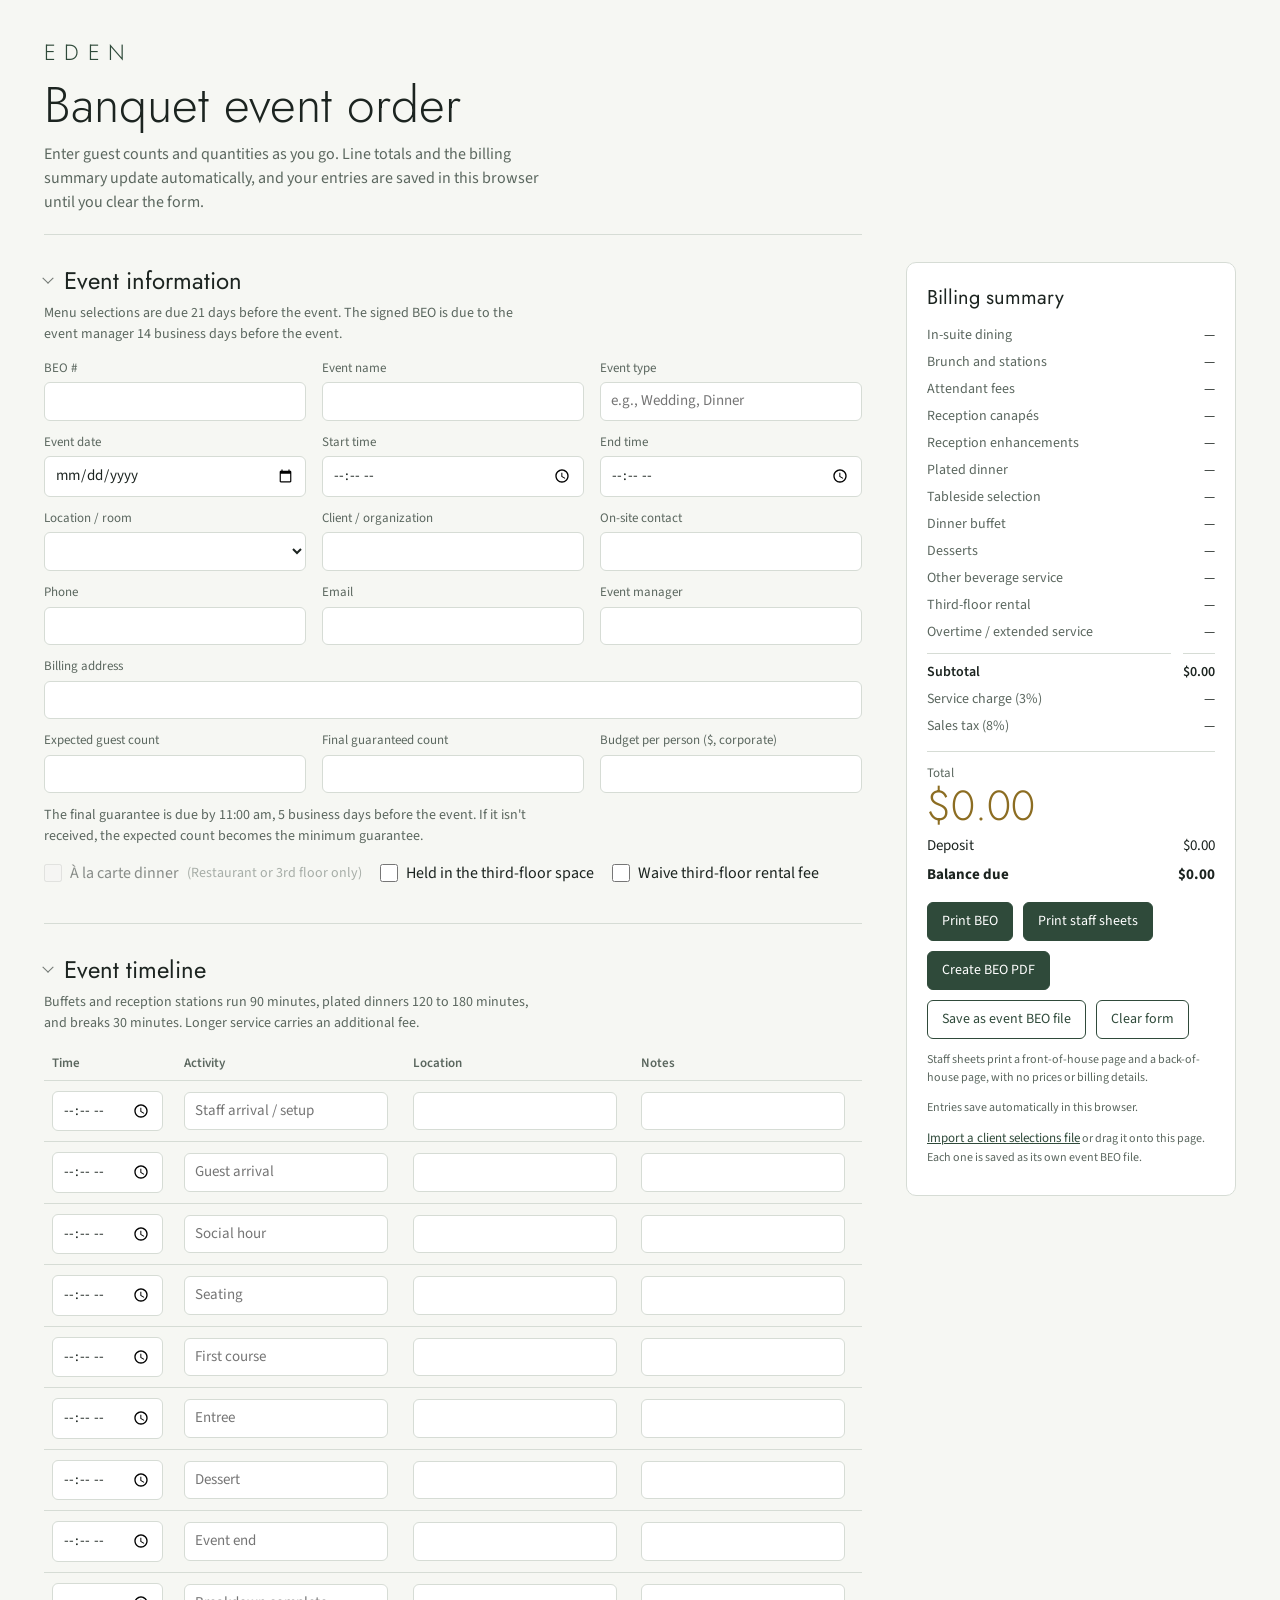
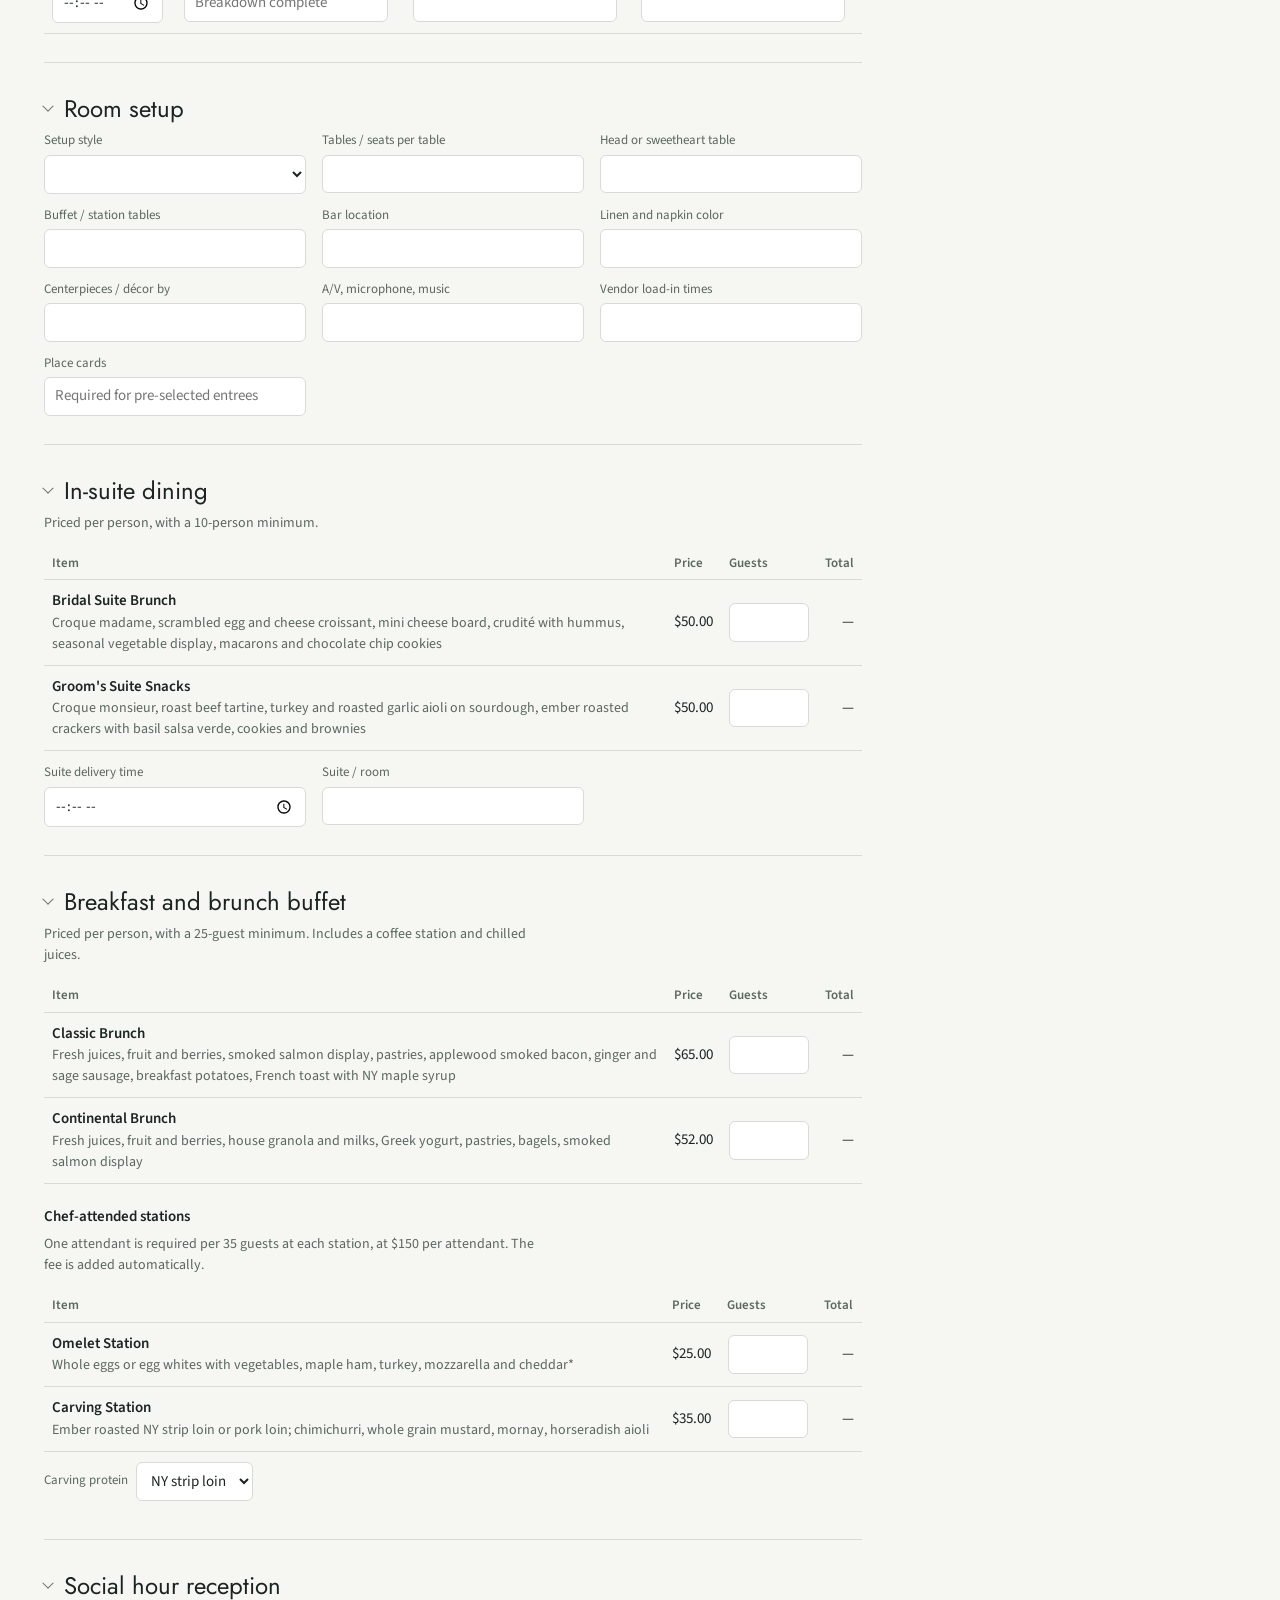
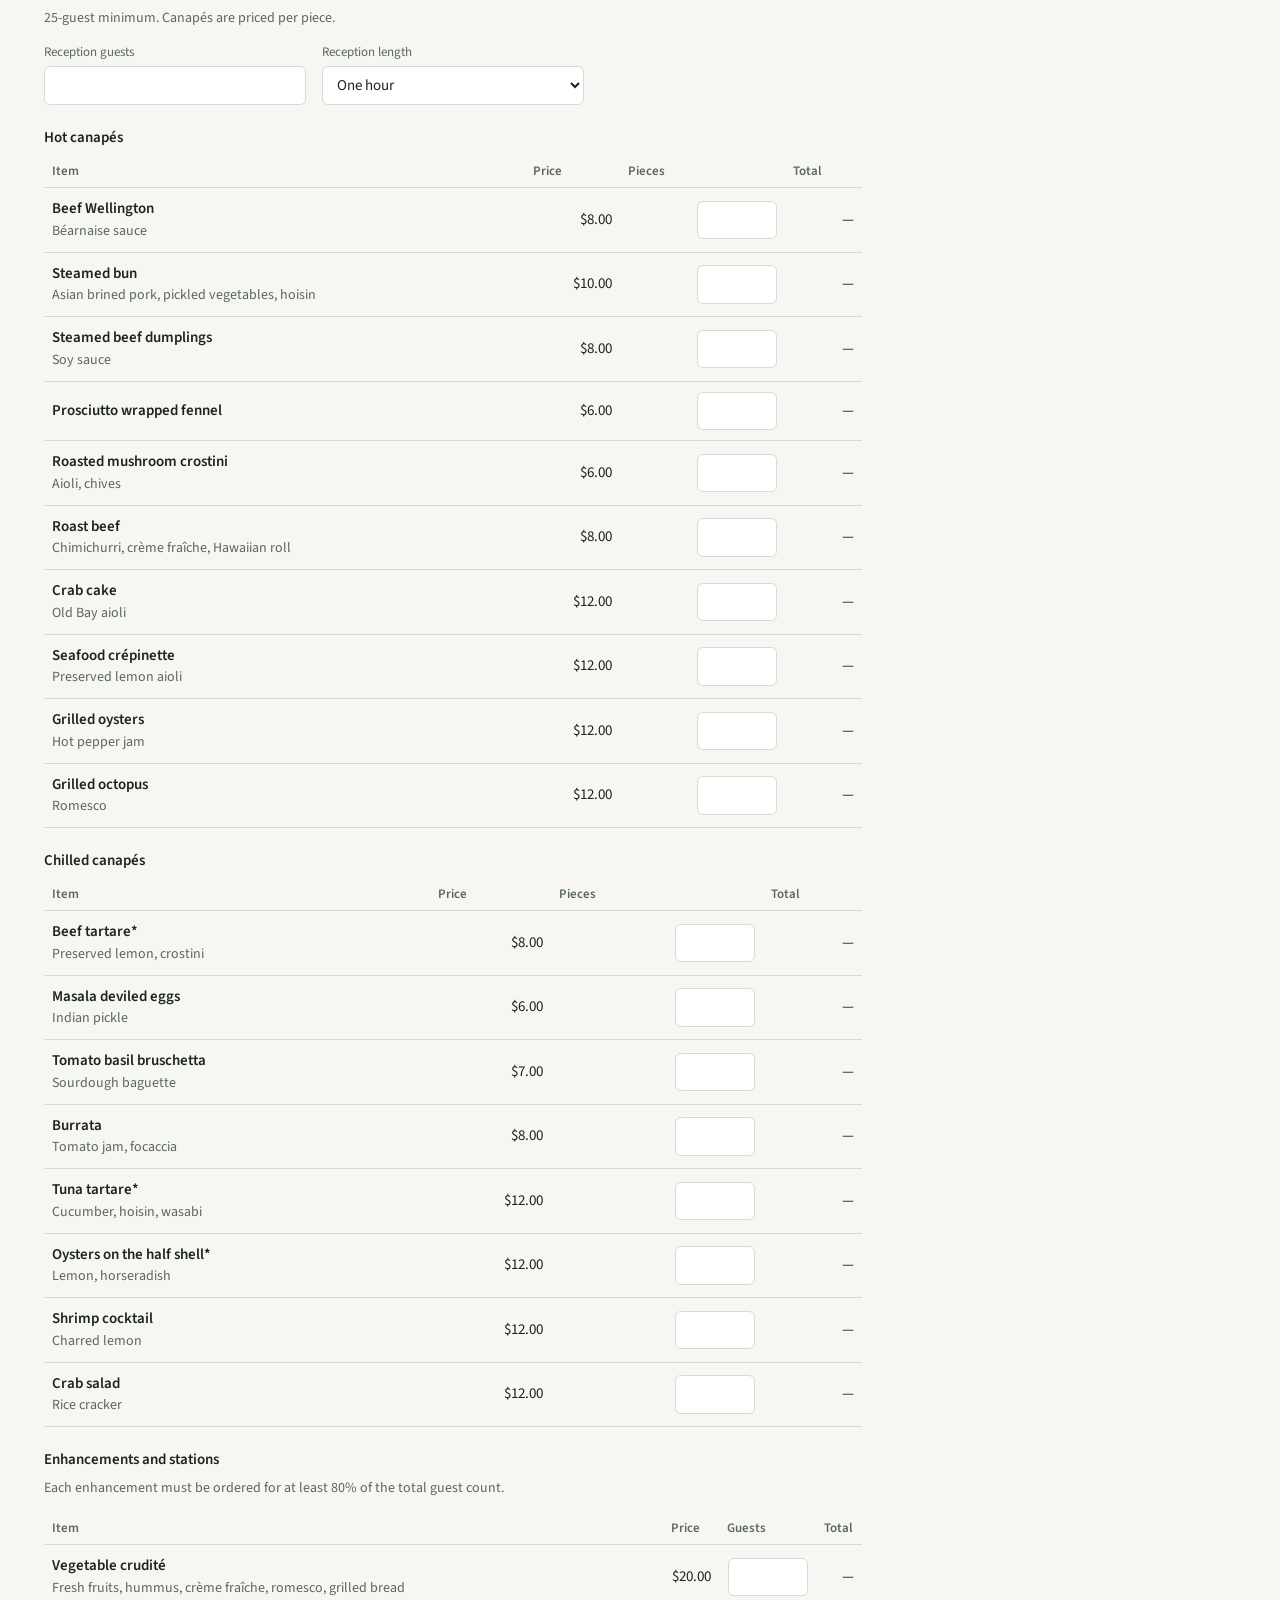
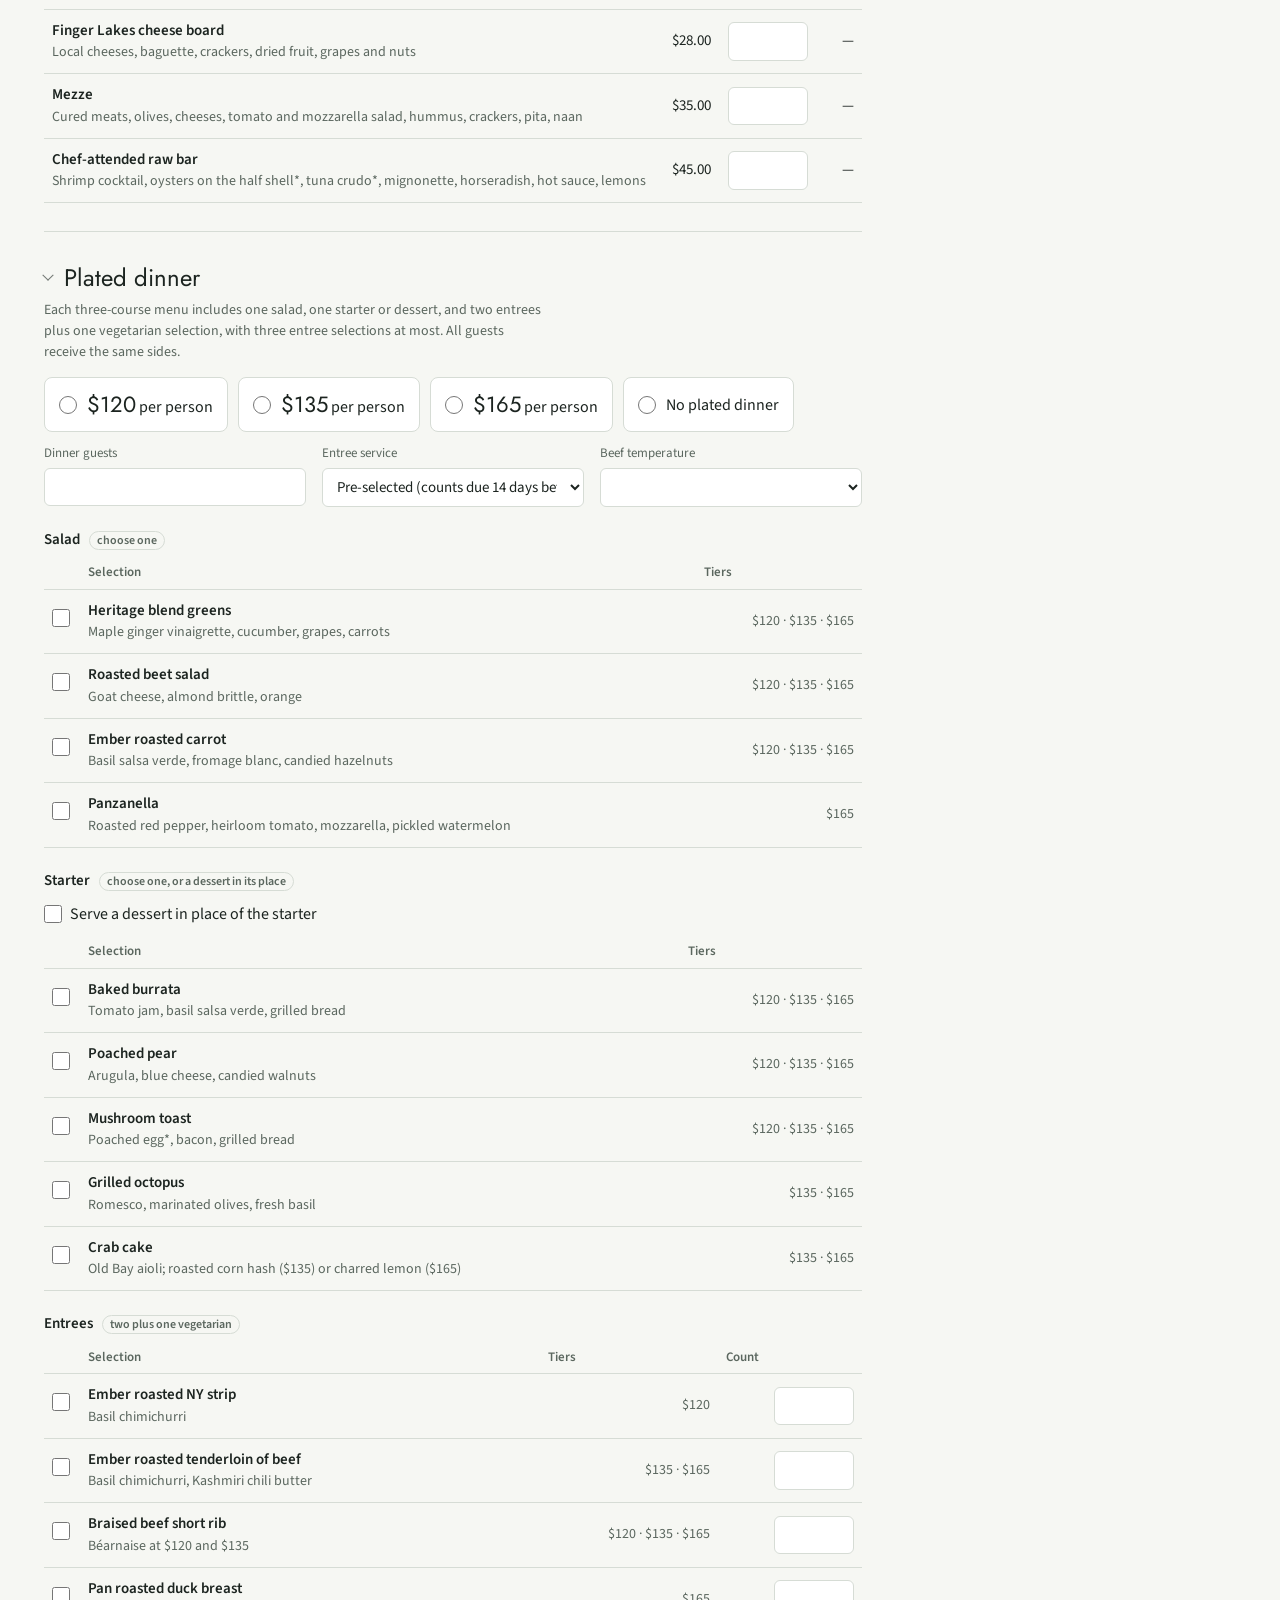
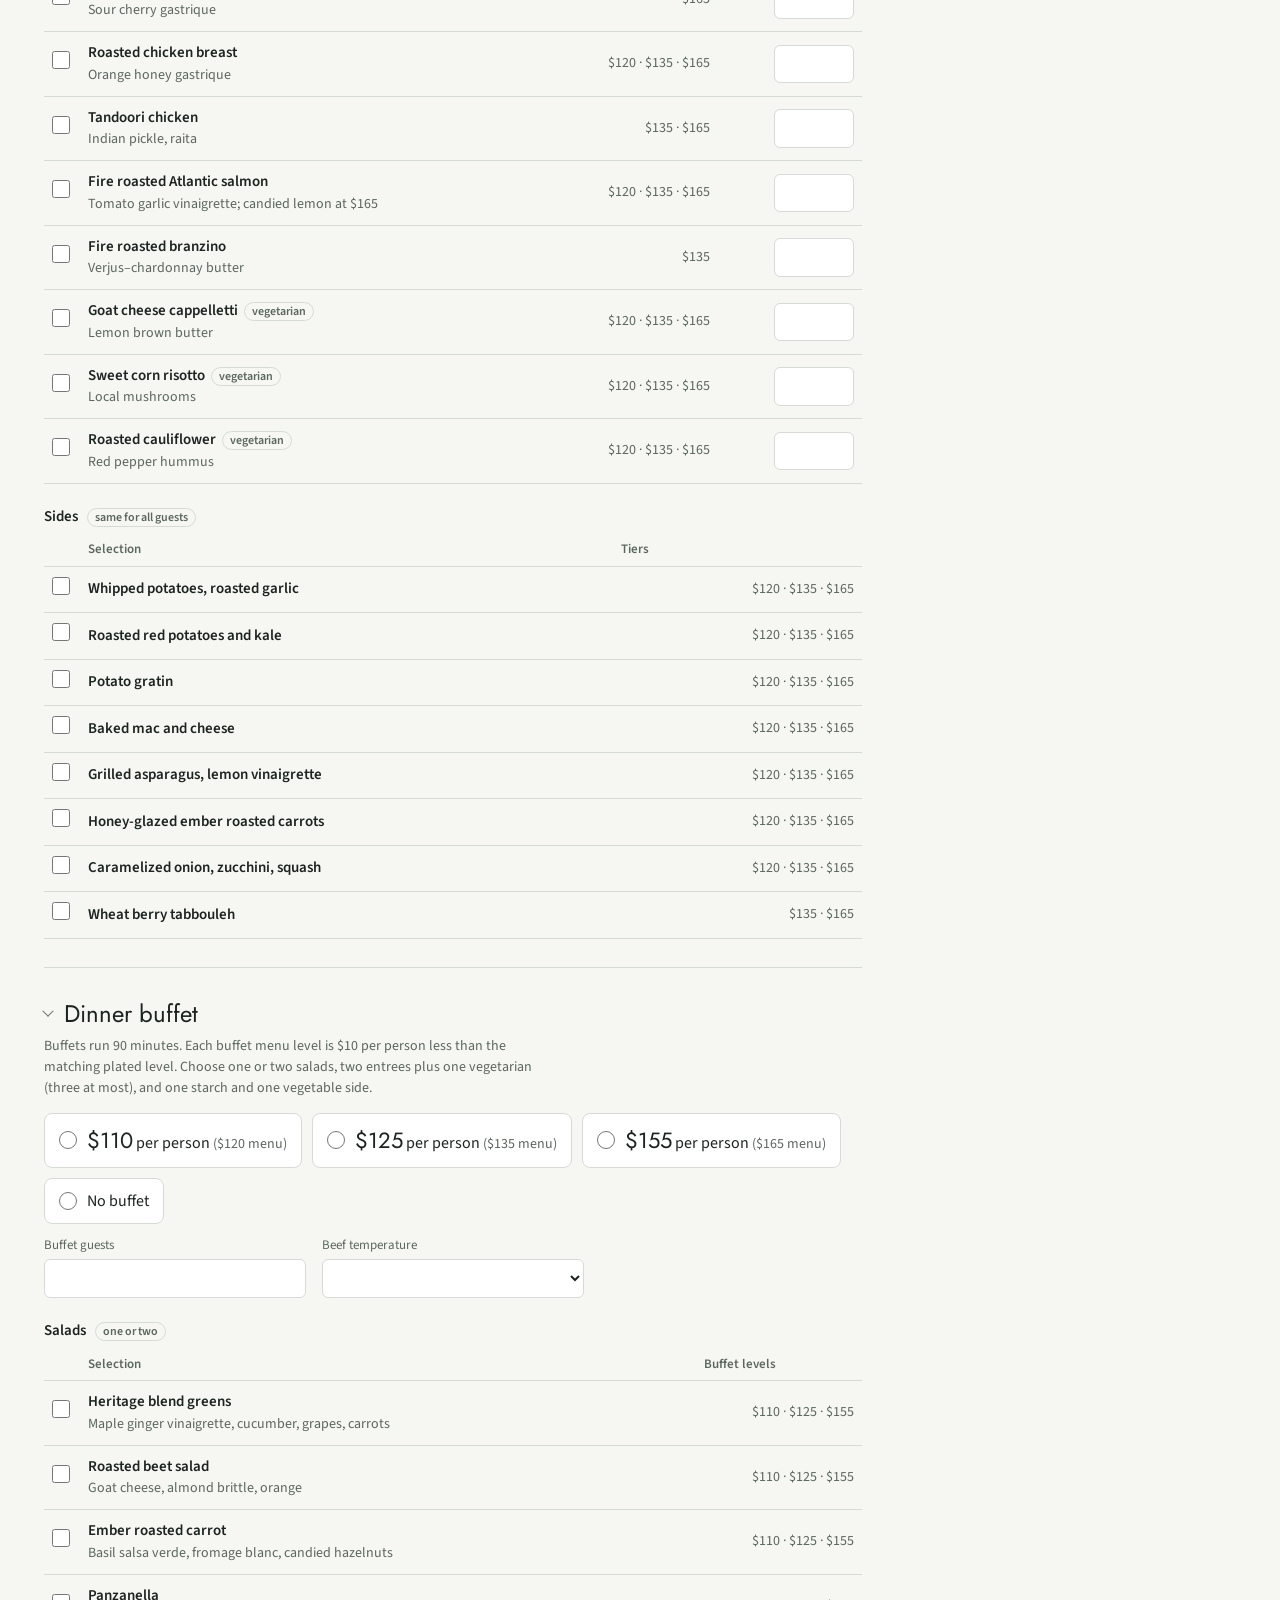
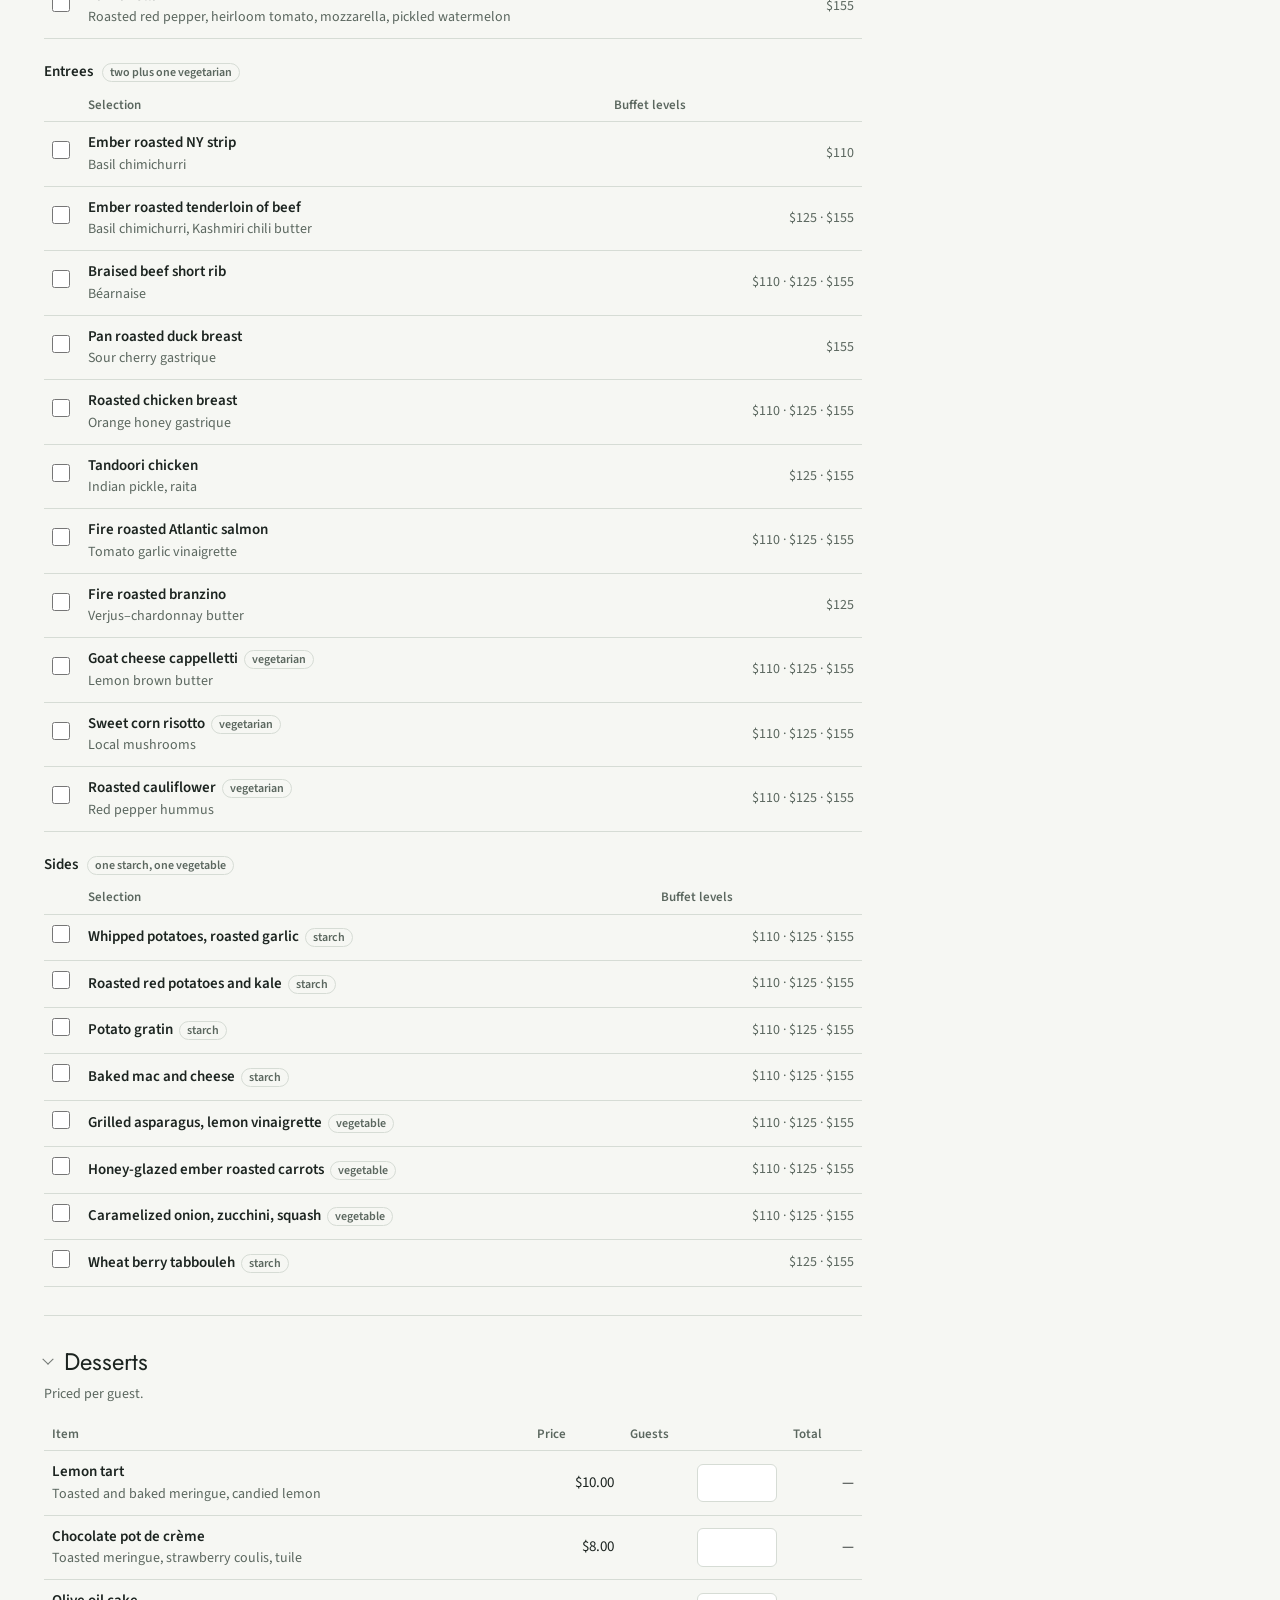
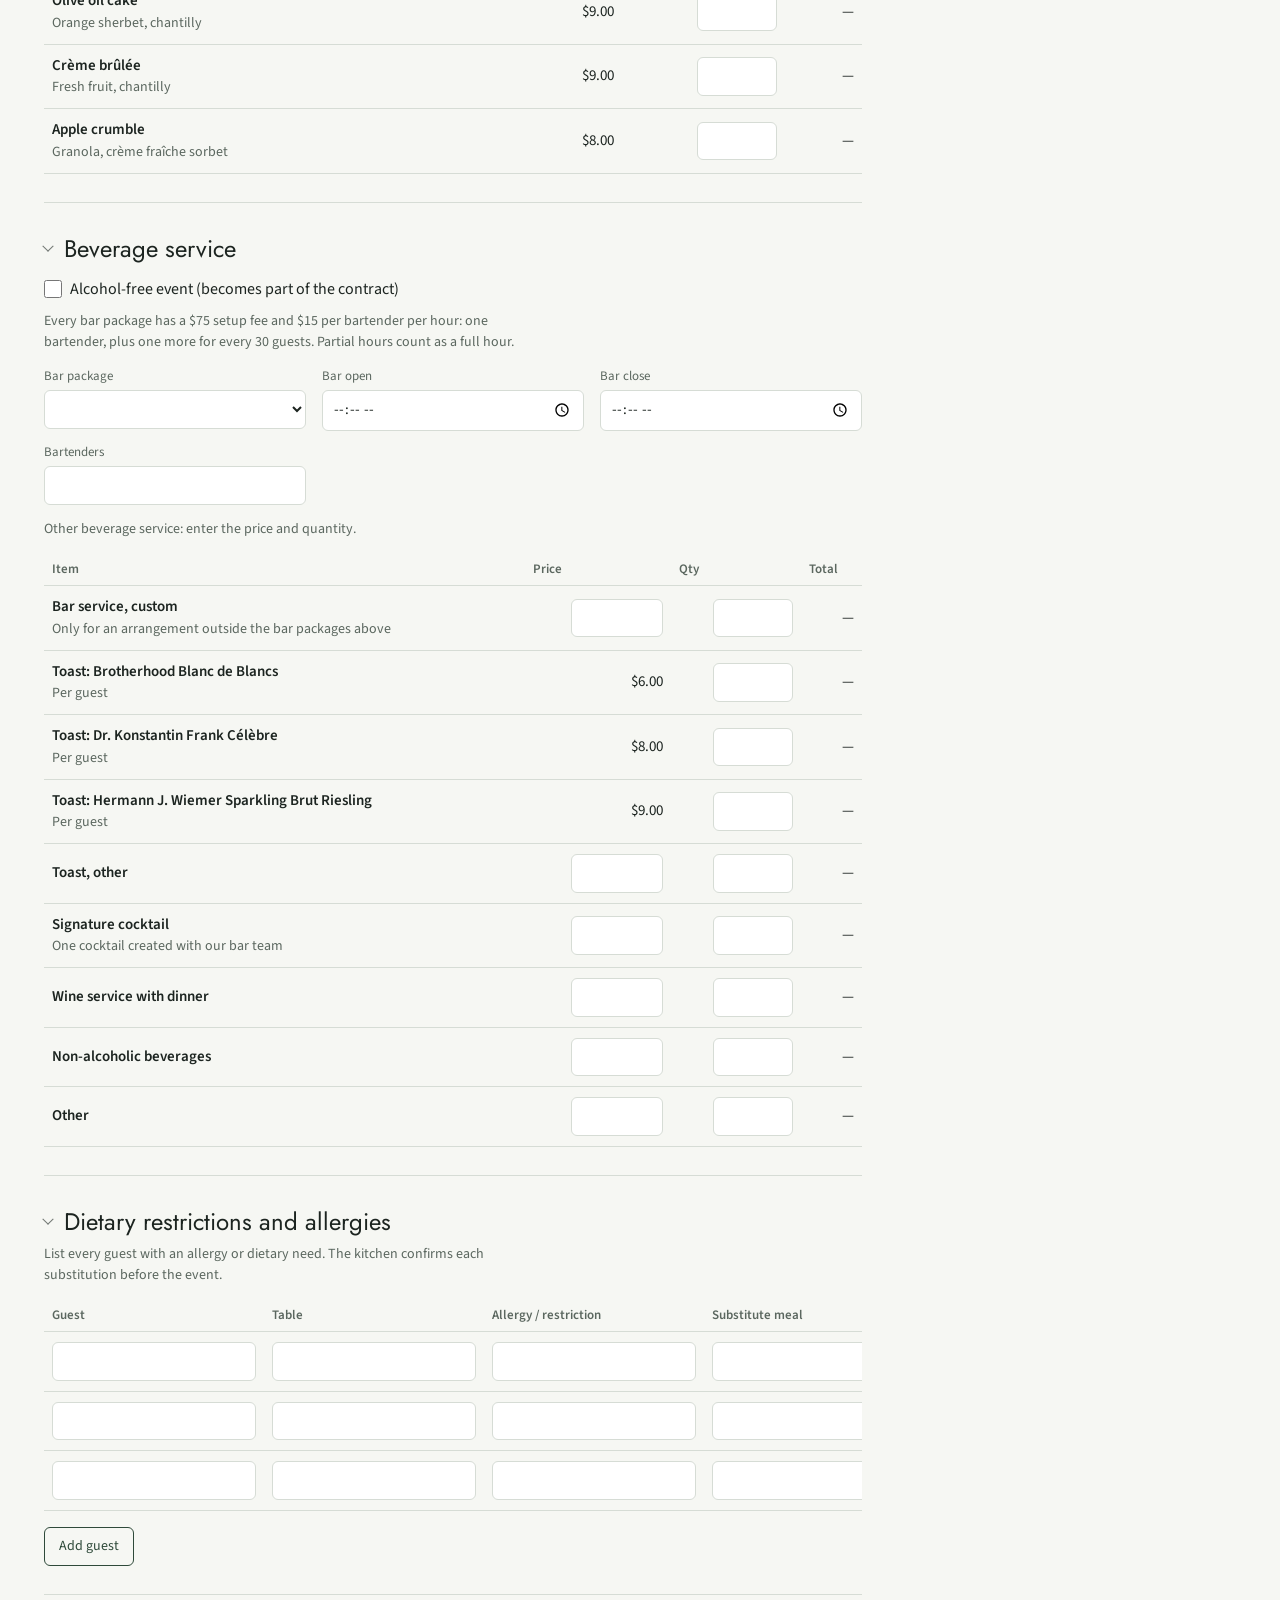
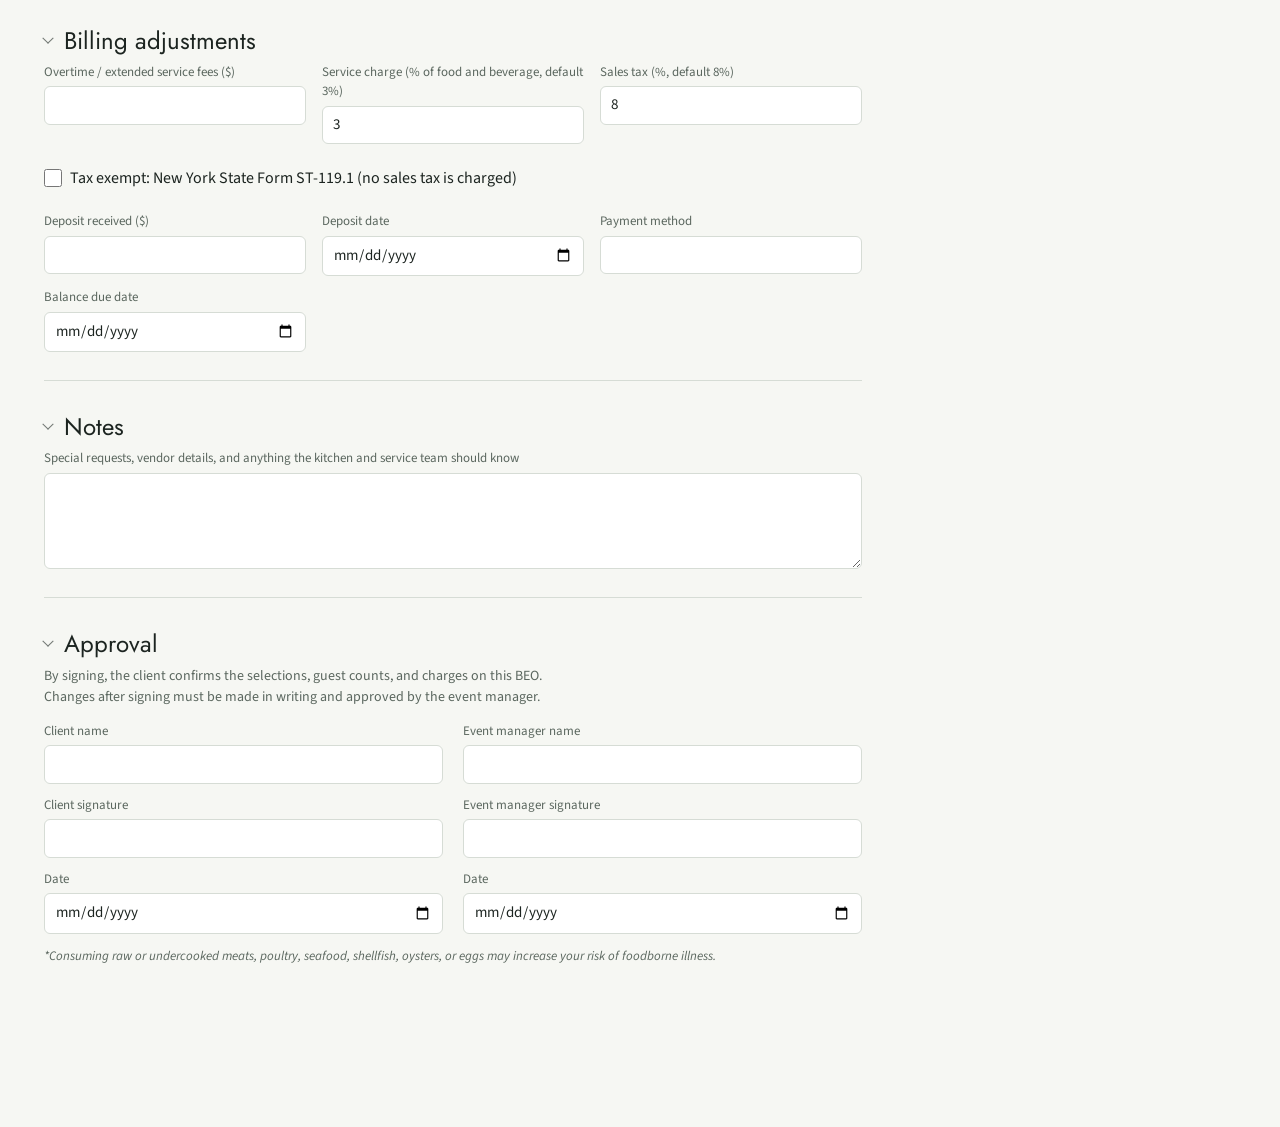
<file: templates/beo-form.html>
<!doctype html>
<html lang="en">
<head>
<meta charset="utf-8">
<script id="beo-boot">/* Opened from the staff site (Catering & BEOs): templates/beo-form.html#beo=<id>; the BEO waits in this browser's storage */
(function(){var m=/[#&]beo=([^&]+)/.exec(location.hash);if(!m||window.__BEO_DOC)return;try{var d=JSON.parse(localStorage.getItem('eden-beo-open-'+decodeURIComponent(m[1]))||'null');if(d&&d.id)window.__BEO_DOC=d;}catch(e){}})();</script>
<meta name="viewport" content="width=device-width, initial-scale=1, viewport-fit=cover">
<title>Banquet Event Order · Eden Hospitality</title>
<link rel="preconnect" href="https://fonts.googleapis.com">
<link rel="preconnect" href="https://fonts.gstatic.com" crossorigin>
<link href="https://fonts.googleapis.com/css2?family=Jost:wght@300;400;500&family=Source+Sans+3:wght@400;600&display=swap" rel="stylesheet">
<style>
:root{
  --paper:#F6F7F3;--surface:#FFFFFF;--ink:#1C2420;--muted:#5B675F;--moss:#2F4A3A;--moss-soft:#E4EBE5;
  --brass:#8C6D22;--rule:#D6DCD5;--warn:#9B3B26;--focus:#2F6B4E;
  box-sizing:border-box;padding-top:env(safe-area-inset-top,0px);padding-bottom:env(safe-area-inset-bottom,0px);
}
@media (prefers-color-scheme: dark){
  :root:not([data-theme="light"]){--paper:#111613;--surface:#18201B;--ink:#E6ECE7;--muted:#9BA8A0;--moss:#A3C8AE;--moss-soft:#1F2C25;--brass:#D3B467;--rule:#2B3530;--warn:#EE937A;--focus:#A3C8AE}
}
:root[data-theme="dark"]{--paper:#111613;--surface:#18201B;--ink:#E6ECE7;--muted:#9BA8A0;--moss:#A3C8AE;--moss-soft:#1F2C25;--brass:#D3B467;--rule:#2B3530;--warn:#EE937A;--focus:#A3C8AE}
html{scroll-padding-top:env(safe-area-inset-top,0px)}
*,*::before,*::after{box-sizing:inherit}
body{margin:0;background:var(--paper);color:var(--ink);font:16px/1.5 'Source Sans 3',system-ui,-apple-system,'Segoe UI',Roboto,sans-serif}
.masthead{max-width:1240px;margin:0 auto;padding:36px 24px 8px}
.brand{font-family:'Jost',system-ui,sans-serif;font-weight:300;letter-spacing:.38em;font-size:22px;margin:0;color:var(--moss)}
h1{font-family:'Jost',system-ui,sans-serif;font-weight:300;font-size:clamp(32px,5vw,50px);line-height:1.05;margin:10px 0}
.lede{color:var(--muted);max-width:62ch;margin:0}
.layout{max-width:1240px;margin:0 auto;padding:12px 24px 120px;display:grid;grid-template-columns:minmax(0,1fr) 330px;gap:44px;align-items:start}
@media (max-width:980px){.layout{grid-template-columns:1fr;gap:0}}
.block{border-top:1px solid var(--rule);padding:28px 0}
h2{font-family:'Jost',system-ui,sans-serif;font-weight:400;font-size:24px;margin:0 0 4px}
h3{font-size:15px;font-weight:600;margin:22px 0 6px}
.note{color:var(--muted);font-size:14px;margin:0 0 14px;max-width:72ch}
.warn{color:var(--warn);font-size:14px;margin:8px 0 0}
.callout{font-size:14px;line-height:1.5;margin:10px 0 0;padding:10px 14px;background:var(--moss-soft);border-left:3px solid var(--brass);max-width:72ch}
.inline label.off{opacity:.5}
.callout[hidden]{display:none}
.warn:empty{display:none}
.ok{color:var(--moss);font-size:14px;margin:8px 0 0}
.fields{display:grid;grid-template-columns:repeat(auto-fill,minmax(210px,1fr));gap:12px 16px}
.f{display:flex;flex-direction:column;gap:4px;font-size:13px;color:var(--muted)}
.f.wide{grid-column:1/-1}
input,select,textarea{font:inherit;font-size:15px;color:var(--ink);background:var(--surface);border:1px solid var(--rule);border-radius:6px;padding:7px 10px;min-width:0}
textarea{min-height:96px;resize:vertical}
input:focus-visible,select:focus-visible,textarea:focus-visible,button:focus-visible{outline:2px solid var(--focus);outline-offset:1px}
input[type=checkbox],input[type=radio]{width:18px;height:18px;accent-color:var(--moss);margin:0}
.table-wrap{overflow-x:auto}
table.items{width:100%;border-collapse:collapse;font-size:15px}
table.items th{text-align:left;font-weight:600;font-size:13px;color:var(--muted);padding:6px 8px;border-bottom:1px solid var(--rule);white-space:nowrap}
table.items td{padding:10px 8px;border-bottom:1px solid var(--rule);vertical-align:middle}
.num{text-align:right;font-variant-numeric:tabular-nums;white-space:nowrap}
.item-name{font-weight:600}
.item-desc{color:var(--muted);font-size:14px}
input.qty{width:80px;text-align:right}
input.price{width:92px;text-align:right}
tr.on td{background:var(--moss-soft)}
tr.off td{opacity:.4}
#bevBody.off{opacity:.4;pointer-events:none}
.tag{font-size:12px;color:var(--muted);border:1px solid var(--rule);border-radius:999px;padding:0 7px;margin-left:6px;white-space:nowrap}
.tiers{display:flex;flex-wrap:wrap;gap:10px;margin:4px 0 4px}
.tier{display:flex;align-items:center;gap:10px;border:1px solid var(--rule);border-radius:8px;padding:10px 14px;background:var(--surface);cursor:pointer}
.tier:has(input:checked){border-color:var(--moss);background:var(--moss-soft)}
.tier b{font-family:'Jost',system-ui,sans-serif;font-weight:400;font-size:22px}
.inline{display:flex;flex-wrap:wrap;align-items:center;gap:10px 18px;margin:10px 0}
.inline label{display:flex;align-items:center;gap:8px}
.summary{position:sticky;top:calc(env(safe-area-inset-top,0px) + 16px);background:var(--surface);border:1px solid var(--rule);border-radius:10px;padding:20px 20px 16px;margin-top:28px}
.summary h2{font-size:20px;margin-bottom:12px}
.lines{display:grid;grid-template-columns:1fr auto;gap:6px 12px;font-size:14px;margin:0}
.lines dt{color:var(--muted)}
.lines dd{margin:0;text-align:right;font-variant-numeric:tabular-nums}
.lines .sub{border-top:1px solid var(--rule);padding-top:8px;margin-top:4px;color:var(--ink);font-weight:600}
.grand{border-top:1px solid var(--rule);margin-top:14px;padding-top:12px}
.grand span{display:block;font-size:13px;color:var(--muted)}
.grand strong{font-family:'Jost',system-ui,sans-serif;font-weight:300;font-size:42px;line-height:1.1;color:var(--brass);font-variant-numeric:tabular-nums}
.balance{display:flex;justify-content:space-between;font-size:15px;margin-top:6px}
.actions{display:flex;gap:10px;flex-wrap:wrap;margin-top:16px}
button{font:inherit;font-size:14px;border-radius:6px;padding:8px 14px;cursor:pointer;border:1px solid var(--moss);background:var(--moss);color:var(--surface)}
button.ghost{background:transparent;color:var(--moss)}
.saved{font-size:12px;color:var(--muted);margin-top:10px}
.totalbar{display:none}
#dropZone{position:fixed;inset:12px;z-index:50;display:flex;align-items:center;justify-content:center;border:3px dashed var(--moss);border-radius:14px;background:color-mix(in srgb,var(--paper) 88%,transparent);font-family:'Jost',system-ui,sans-serif;font-size:24px;color:var(--moss);pointer-events:none;text-align:center;padding:20px}
#dropZone[hidden]{display:none}
.addr{font-size:13px;color:var(--ink);line-height:1.35}
.block > h2.tog{cursor:pointer;display:flex;align-items:baseline;gap:12px;flex-wrap:wrap;user-select:none}
.block > h2.tog::before{content:'';width:8px;height:8px;border-right:1.5px solid currentColor;border-bottom:1.5px solid currentColor;transform:rotate(45deg) translate(-2px,-2px);flex:none;align-self:center;opacity:.6;transition:transform .2s}
.block.shut > h2.tog::before{transform:rotate(-45deg)}
.block.shut > :not(h2){display:none!important}
.block.shut{padding:16px 0}
.tog .blank-note{font-size:13px;color:var(--muted);font-weight:300}
.hide-blank .blankf{display:none!important}
.blank-more{margin-top:12px}
.tidy-on #lines .z{display:none}
button.link{background:none;border:none;padding:0;color:var(--moss);text-decoration:underline;font-size:13px}
dialog{border:1px solid var(--rule);border-radius:10px;background:var(--surface);color:var(--ink);padding:22px;width:min(440px,calc(100vw - 32px))}
dialog::backdrop{background:rgba(0,0,0,.35)}
#evDlg{width:min(500px,calc(100vw - 32px))}
#evDlg h2{margin-bottom:8px}
dialog textarea{min-height:80px}
@media (max-width:980px){
  .summary{position:static}
  .totalbar{display:flex;position:fixed;left:0;right:0;bottom:0;justify-content:space-between;align-items:center;gap:12px;padding:10px 20px calc(10px + env(safe-area-inset-bottom,0px));background:var(--surface);border-top:1px solid var(--rule);z-index:5}
  .totalbar strong{font-family:'Jost',system-ui,sans-serif;font-weight:400;font-size:24px;color:var(--brass);font-variant-numeric:tabular-nums}
  .totalbar a{color:var(--moss);font-size:14px}
}
.sig{display:grid;grid-template-columns:repeat(auto-fit,minmax(240px,1fr));gap:20px}
.disclaimer{font-size:13px;color:var(--muted);font-style:italic}
@media (prefers-reduced-motion:no-preference){tr td{transition:background-color .15s}}
@media print{
  body{background:#fff;color:#000}
  .actions,.totalbar,.saved,button.link,dialog,#dropZone{display:none!important}
  .block.shut > :not(h2){display:revert!important}
  .layout{display:block}
  .summary{position:static;border:1px solid #999;break-inside:avoid}
  input,select,textarea{border:none;border-bottom:1px solid #999;border-radius:0;background:transparent}
  tr.off{display:none}
  .np{display:none!important}
  .masthead .lede,p.warn,.block > h2.tog::before,.lines .z,.blank-more{display:none!important}
}
/* Staff sheets: hidden on screen, the only thing printed in staff mode */
#staff{display:none}
/* Staff view (staff page / Hub): only the sheets, on screen, phone-friendly */
body.staff-view{background:#fff;color:#000;padding:0}
body.staff-view > *:not(#staff){display:none!important}
body.staff-view #staff{display:block;max-width:900px;margin:0 auto;padding:12px 16px 40px;background:#fff}
body.staff-view .ss{font-size:16px}
body.staff-view .ss + .ss{margin-top:34px;padding-top:18px;border-top:3px solid #000}
.sv-bar{position:sticky;top:0;z-index:5;display:flex;flex-wrap:wrap;gap:8px;align-items:center;background:#fff;padding:8px 0 10px;margin-bottom:8px;border-bottom:1px solid #ddd}
.sv-bar a{font:500 13px 'Jost',system-ui,sans-serif;letter-spacing:.06em;text-transform:uppercase;color:#000;text-decoration:none;border:1px solid #bbb;padding:7px 12px;border-radius:16px}
.sv-bar button{margin-left:auto;font:500 13px 'Jost',system-ui,sans-serif;letter-spacing:.06em;text-transform:uppercase;padding:7px 14px;border:1px solid #000;background:#000;color:#fff;border-radius:16px;cursor:pointer}
.ss-prices table td{font-size:15px}.ss-prices tr.tot td{font-weight:600;border-bottom:2px solid #000}
@media (max-width:640px){body.staff-view .ss .alert{overflow-x:auto}body.staff-view .ss th,body.staff-view .ss td{padding:4px 4px}body.staff-view .ss-kv{grid-template-columns:repeat(2,1fr)}body.staff-view .ss-head{flex-wrap:wrap;gap:6px}body.staff-view .ss-head h1{font-size:18pt}body.staff-view .ss table{font-size:14px}}
@media print{body.staff-view .sv-bar{display:none}body.staff-view #staff{padding:0;max-width:none}body.staff-view .ss + .ss{border-top:0;margin-top:0;padding-top:0}}
@media print{
  body.staff-print > *:not(#staff){display:none!important}
  body.staff-print #staff{display:block}
}
@page{margin:0.5in}
.ss{font:11pt/1.35 'Source Sans 3',system-ui,sans-serif;color:#000}
.ss + .ss{break-before:page}
.ss-head{display:flex;justify-content:space-between;align-items:flex-end;border-bottom:2px solid #000;padding-bottom:6px;margin-bottom:10px}
.ss-head h1{font-family:'Jost',system-ui,sans-serif;font-weight:400;font-size:22pt;margin:0;line-height:1.1}
.ss-head .ss-dept{font-family:'Jost',system-ui,sans-serif;font-size:12pt;letter-spacing:.2em;text-transform:uppercase}
.ss-head .ss-ev{font-size:10pt;text-align:right}
.ss-kv{display:grid;grid-template-columns:repeat(4,1fr);gap:4px 14px;margin:0 0 8px}
.ss-kv div{font-size:10pt}
.ss-kv b{display:block;font-size:8pt;text-transform:uppercase;letter-spacing:.06em;color:#444;font-weight:600}
.ss h2{font-family:'Jost',system-ui,sans-serif;font-weight:500;font-size:12.5pt;margin:12px 0 4px;padding-bottom:2px;border-bottom:1px solid #000;break-after:avoid}
.ss h3{font-size:10.5pt;font-weight:600;margin:6px 0 2px;break-after:avoid}
.ss table{width:100%;border-collapse:collapse;font-size:10pt;margin:2px 0 4px;break-inside:auto}
.ss th{text-align:left;font-size:8.5pt;text-transform:uppercase;letter-spacing:.04em;color:#444;border-bottom:1px solid #000;padding:3px 6px}
.ss td{border-bottom:1px solid #bbb;padding:4px 6px;vertical-align:top}
.ss tr{break-inside:avoid}
.ss td.n{text-align:right;font-variant-numeric:tabular-nums;white-space:nowrap;font-weight:600}
.ss td.ck{width:22px}
.ss .box{display:inline-block;width:12px;height:12px;border:1.5px solid #000;vertical-align:middle}
.ss .d{color:#444;font-size:9pt}
.ss .flag{font-size:8pt;font-weight:600;border:1px solid #000;border-radius:3px;padding:0 4px;margin-left:4px;white-space:nowrap}
.ss .alert{border:2px solid #000;padding:6px 8px;margin:6px 0}
.ss .alert h2{border:none;margin-top:0}
.ss .alert,.ss .notes{break-inside:avoid}
.ss .notes{white-space:pre-wrap;border:1px solid #999;padding:6px 8px;font-size:10pt}
.ss .foot{margin-top:12px;font-size:8.5pt;color:#444;border-top:1px solid #999;padding-top:4px}
.ss .none{color:#666;font-style:italic;font-size:10pt}
</style>
</head>
<body>
<header class="masthead">
  <p class="brand">EDEN</p>
  <h1>Banquet event order</h1>
  <p class="lede">Enter guest counts and quantities as you go. Line totals and the billing summary update automatically, and your entries are saved in this browser until you clear the form.</p>
</header>

<div class="layout">
<main id="form">

<section class="block">
  <h2>Event information</h2>
  <p class="note">Menu selections are due 21 days before the event. The signed BEO is due to the event manager 14 business days before the event.</p>
  <div class="fields">
    <label class="f">BEO #<input data-k="ev.beo"></label>
    <label class="f">Event name<input data-k="ev.name"></label>
    <label class="f">Event type<input data-k="ev.type" list="evTypeList" placeholder="e.g., Wedding, Dinner" autocomplete="off"><datalist id="evTypeList"><option>Wedding</option><option>Corporate</option><option>Social</option><option>Brunch</option><option>Lunch</option><option>Dinner</option><option>Other</option></datalist></label>
    <label class="f">Event date<input type="date" data-k="ev.date"></label>
    <label class="f">Start time<input type="time" data-k="ev.start"></label>
    <label class="f">End time<input type="time" data-k="ev.end"></label>
    <label class="f">Location / room<select data-k="ev.room" id="roomSel"><option></option><option>3rd Floor Event Space</option><option>Palladian Hall</option><option>Restaurant</option><option>Other</option></select><span class="addr" id="roomAddr" hidden><span id="roomAddrText"></span> <button type="button" class="link" id="roomAddrEdit">Edit address</button></span></label>
    <label class="f">Client / organization<input data-k="ev.client"></label>
    <label class="f">On-site contact<input data-k="ev.contact"></label>
    <label class="f">Phone<input type="tel" data-k="ev.phone"></label>
    <label class="f">Email<input type="email" data-k="ev.email"></label>
    <label class="f">Event manager<input data-k="ev.manager"></label>
    <label class="f wide">Billing address<input data-k="ev.address"></label>
    <label class="f">Expected guest count<input type="number" min="0" inputmode="numeric" data-k="ev.expected"></label>
    <label class="f">Final guaranteed count<input type="number" min="0" inputmode="numeric" data-k="ev.guar"></label>
    <label class="f">Budget per person ($, corporate)<input type="number" min="0" step="1" inputmode="decimal" data-k="ev.budget"></label>
  </div>
  <p class="note" style="margin-top:12px">The final guarantee is due by 11:00 am, 5 business days before the event. If it isn't received, the expected count becomes the minimum guarantee.</p>
  <div class="inline">
    <label id="alaLbl"><input type="checkbox" data-k="ev.alacarte"> À la carte dinner <span class="item-desc">(Restaurant or 3rd floor only)</span></label>
    <label><input type="checkbox" data-k="ev.third"> Held in the third-floor space</label>
    <label><input type="checkbox" data-k="ev.waive"> Waive third-floor rental fee</label>
  </div>
  <p class="warn" id="w-ala"></p>
  <p class="callout" id="n-ala" hidden><b>À la carte on the 3rd floor:</b> the 3rd Floor Event Space has a <b>$2,500 food and beverage minimum</b>, or a <b>$250 room fee</b>. The room fee is on the bill below until you tick “Waive third-floor rental fee” once the minimum is met.</p>
</section>

<section class="block">
  <h2>Event timeline</h2>
  <p class="note">Buffets and reception stations run 90 minutes, plated dinners 120 to 180 minutes, and breaks 30 minutes. Longer service carries an additional fee.</p>
  <div class="table-wrap"><table class="items" id="timeline"><thead><tr><th>Time</th><th>Activity</th><th>Location</th><th>Notes</th></tr></thead><tbody></tbody></table></div>
</section>

<section class="block">
  <h2>Room setup</h2>
  <div class="fields">
    <label class="f">Setup style<select data-k="rm.style"><option></option><option>Rounds</option><option>Banquet</option><option>Cocktail</option><option>Classroom</option><option>Other</option></select></label>
    <label class="f">Tables / seats per table<input data-k="rm.tables"></label>
    <label class="f">Head or sweetheart table<input data-k="rm.head"></label>
    <label class="f">Buffet / station tables<input data-k="rm.buffet"></label>
    <label class="f">Bar location<input data-k="rm.bar"></label>
    <label class="f">Linen and napkin color<input data-k="rm.linen"></label>
    <label class="f">Centerpieces / décor by<input data-k="rm.decor"></label>
    <label class="f">A/V, microphone, music<input data-k="rm.av"></label>
    <label class="f">Vendor load-in times<input data-k="rm.vendors"></label>
    <label class="f">Place cards<input data-k="rm.cards" placeholder="Required for pre-selected entrees"></label>
  </div>
</section>

<section class="block">
  <h2>In-suite dining</h2>
  <p class="note">Priced per person, with a 10-person minimum.</p>
  <div class="table-wrap"><table class="items" id="t-suite"></table></div>
  <p class="warn" id="w-suite"></p>
  <div class="fields" style="margin-top:12px"><label class="f">Suite delivery time<input type="time" data-k="suite.time"></label><label class="f">Suite / room<input data-k="suite.room"></label></div>
</section>

<section class="block">
  <h2>Breakfast and brunch buffet</h2>
  <p class="note">Priced per person, with a 25-guest minimum. Includes a coffee station and chilled juices.</p>
  <div class="table-wrap"><table class="items" id="t-brunch"></table></div>
  <p class="warn" id="w-brunch"></p>
  <h3>Chef-attended stations</h3>
  <p class="note">One attendant is required per 35 guests at each station, at $150 per attendant. The fee is added automatically.</p>
  <div class="table-wrap"><table class="items" id="t-stations"></table></div>
  <div class="inline"><label class="f" style="flex-direction:row;align-items:center;gap:8px">Carving protein <select data-k="carv.protein"><option>NY strip loin</option><option>Pork loin</option></select></label></div>
</section>

<section class="block">
  <h2>Social hour reception</h2>
  <p class="note">25-guest minimum. Canapés are priced per piece.</p>
  <div class="fields">
    <label class="f">Reception guests<input type="number" min="0" inputmode="numeric" data-k="rec.guests"></label>
    <label class="f">Reception length<select data-k="rec.len"><option value="1">One hour</option><option value="2">Two hours</option></select></label>
  </div>
  <p class="ok" id="rec-guide"></p>
  <p class="warn" id="w-rec"></p>
  <h3>Hot canapés</h3>
  <div class="table-wrap"><table class="items" id="t-hot"></table></div>
  <h3>Chilled canapés</h3>
  <div class="table-wrap"><table class="items" id="t-cold"></table></div>
  <h3>Enhancements and stations</h3>
  <p class="note">Each enhancement must be ordered for at least 80% of the total guest count.</p>
  <div class="table-wrap"><table class="items" id="t-enh"></table></div>
  <p class="warn" id="w-enh"></p>
</section>

<section class="block">
  <h2>Plated dinner</h2>
  <p class="note">Each three-course menu includes one salad, one starter or dessert, and two entrees plus one vegetarian selection, with three entree selections at most. All guests receive the same sides.</p>
  <div class="tiers" id="tiers"></div>
  <div class="fields" style="margin-top:12px">
    <label class="f">Dinner guests<input type="number" min="0" inputmode="numeric" data-k="din.guests"></label>
    <label class="f">Entree service<select data-k="din.mode"><option value="pre">Pre-selected (counts due 14 days before)</option><option value="table">Tableside selection (+$35 per guest)</option></select></label>
    <label class="f">Beef temperature<select data-k="din.temp"><option></option><option>Rare</option><option>Medium-rare</option><option>Medium</option><option>Medium-well</option><option>Well done</option></select></label>
  </div>
  <p class="warn" id="w-din"></p>
  <h3>Salad <span class="tag">choose one</span></h3>
  <div class="table-wrap"><table class="items" id="t-salad"></table></div>
  <h3>Starter <span class="tag">choose one, or a dessert in its place</span></h3>
  <div class="inline"><label><input type="checkbox" data-k="din.dessertInstead"> Serve a dessert in place of the starter</label></div>
  <div class="table-wrap"><table class="items" id="t-starter"></table></div>
  <h3>Entrees <span class="tag">two plus one vegetarian</span></h3>
  <div class="table-wrap"><table class="items" id="t-entree"></table></div>
  <h3>Sides <span class="tag">same for all guests</span></h3>
  <div class="table-wrap"><table class="items" id="t-sides"></table></div>
</section>

<section class="block">
  <h2>Dinner buffet</h2>
  <p class="note">Buffets run 90 minutes. Each buffet menu level is $10 per person less than the matching plated level. Choose one or two salads, two entrees plus one vegetarian (three at most), and one starch and one vegetable side.</p>
  <div class="tiers" id="bf-tiers"></div>
  <div class="fields" style="margin-top:12px">
    <label class="f">Buffet guests<input type="number" min="0" inputmode="numeric" data-k="bf.guests"></label>
    <label class="f">Beef temperature<select data-k="bf.temp"><option></option><option>Rare</option><option>Medium-rare</option><option>Medium</option><option>Medium-well</option><option>Well done</option></select></label>
  </div>
  <p class="warn" id="w-bf"></p>
  <h3>Salads <span class="tag">one or two</span></h3>
  <div class="table-wrap"><table class="items" id="t-bf-salad"></table></div>
  <h3>Entrees <span class="tag">two plus one vegetarian</span></h3>
  <div class="table-wrap"><table class="items" id="t-bf-entree"></table></div>
  <h3>Sides <span class="tag">one starch, one vegetable</span></h3>
  <div class="table-wrap"><table class="items" id="t-bf-sides"></table></div>
</section>

<section class="block">
  <h2>Desserts</h2>
  <p class="note">Priced per guest.</p>
  <div class="table-wrap"><table class="items" id="t-dessert"></table></div>
</section>

<section class="block" id="bevBlock">
  <h2>Beverage service</h2>
  <p class="callout" id="n-pall" hidden><b>Palladian Hall:</b> no beverage service is offered at Palladian Hall. Anything entered in this section is left off the bill.</p>
  <div id="bevBody">
  <div class="inline" style="margin-bottom:10px"><label><input type="checkbox" data-k="ev.dry"> Alcohol-free event (becomes part of the contract)</label></div>
  <p class="callout" id="n-dry" hidden><b>Alcohol-free:</b> no alcohol is served and guests may not bring their own. The bar package and alcoholic items below are left off the bill, and the term is printed on the BEO.</p>
  <p class="note">Every bar package has a $75 setup fee and $15 per bartender per hour: one bartender, plus one more for every 30 guests. Partial hours count as a full hour.</p>
  <div class="fields"><label class="f">Bar package<select data-k="bev.pkg" id="barSel"><option value=""></option><option value="menu">Bar menu (à la carte, Restaurant only)</option><option value="open-bw">Open bar · beer and wine</option><option value="open-full">Open bar · beer, wine and cocktails</option><option value="cash">Cash bar</option><option value="cons">Consumption bar</option></select></label><label class="f">Bar open<input type="time" data-k="bev.open"></label><label class="f">Bar close<input type="time" data-k="bev.close"></label><label class="f">Bartenders<input type="number" min="0" data-k="bev.staff" id="barStaff"></label><label class="f" id="barTabF" hidden>Bar tab at close ($)<input type="number" min="0" step="0.01" inputmode="decimal" data-k="bev.tab"></label></div>
  <p class="note" id="barCalc"></p>
  <p class="warn" id="w-bar"></p>
  <p class="note" style="margin-top:14px">Other beverage service: enter the price and quantity.</p>
  <div class="table-wrap"><table class="items" id="t-bev"></table></div>
  </div>
</section>

<section class="block">
  <h2>Dietary restrictions and allergies</h2>
  <p class="note">List every guest with an allergy or dietary need. The kitchen confirms each substitution before the event.</p>
  <div class="table-wrap"><table class="items" id="t-diet"><thead><tr><th>Guest</th><th>Table</th><th>Allergy / restriction</th><th>Substitute meal</th><th>Chef confirmed</th></tr></thead><tbody></tbody></table></div>
  <div class="actions"><button type="button" class="ghost" id="addDiet">Add guest</button></div>
</section>

<section class="block">
  <h2>Billing adjustments</h2>
  <div class="fields">
    <label class="f">Overtime / extended service fees ($)<input type="number" min="0" step="0.01" data-k="bill.ot"></label>
    <label class="f">Service charge (% of food and beverage, default 3%)<input type="number" min="0" step="0.1" data-k="bill.svc"></label>
    <label class="f">Sales tax (%, default 8%)<input type="number" min="0" step="0.001" data-k="bill.tax"></label>
    <div class="inline" style="grid-column:1/-1;justify-self:start"><label><input type="checkbox" data-k="bill.taxex"> Tax exempt: New York State Form ST-119.1 (no sales tax is charged)</label></div>
    <label class="f wide" id="f-st119">Form ST-119.1 on file<input data-k="bill.st119" placeholder="e.g., ST-119.1.pdf, received from the client"></label>
    <label class="f">Deposit received ($)<input type="number" min="0" step="0.01" data-k="bill.dep"></label>
    <label class="f">Deposit date<input type="date" data-k="bill.depdate"></label>
    <label class="f">Payment method<input data-k="bill.method"></label>
    <label class="f">Balance due date<input type="date" data-k="bill.duedate"></label>
  </div>
  <p class="callout" id="n-tax" hidden></p>
</section>

<section class="block">
  <h2>Notes</h2>
  <label class="f">Special requests, vendor details, and anything the kitchen and service team should know<textarea data-k="notes"></textarea></label>
</section>

<section class="block" id="approval">
  <h2>Approval</h2>
  <p class="note">By signing, the client confirms the selections, guest counts, and charges on this BEO. Changes after signing must be made in writing and approved by the event manager.</p>
  <div class="sig">
    <div class="fields" style="grid-template-columns:1fr"><label class="f">Client name<input data-k="sig.client"></label><label class="f">Client signature<input data-k="sig.clientSig"></label><label class="f">Date<input type="date" data-k="sig.clientDate"></label></div>
    <div class="fields" style="grid-template-columns:1fr"><label class="f">Event manager name<input data-k="sig.mgr"></label><label class="f">Event manager signature<input data-k="sig.mgrSig"></label><label class="f">Date<input type="date" data-k="sig.mgrDate"></label></div>
  </div>
  <p class="disclaimer">*Consuming raw or undercooked meats, poultry, seafood, shellfish, oysters, or eggs may increase your risk of foodborne illness.</p>
</section>

</main>

<aside class="summary" id="summary" aria-live="polite">
  <h2>Billing summary</h2>
  <dl class="lines" id="lines"></dl>
  <div class="grand"><span>Total</span><strong id="grand">$0.00</strong></div>
  <div class="balance"><span>Deposit</span><span id="dep">$0.00</span></div>
  <div class="balance"><b>Balance due</b><b id="bal">$0.00</b></div>
  <div class="actions">
    <button type="button" id="printBtn">Print BEO</button>
    <button type="button" id="staffBtn">Print staff sheets</button>
    <button type="button" id="pdfBtn">Create BEO PDF</button>
    <button type="button" class="ghost" id="docBtn">Save as event BEO file</button>
    <button type="button" id="xlsxBtn" hidden>Create entree spreadsheet</button>
    <button type="button" class="ghost" id="clearBtn">Clear form</button>
  </div>
  <p class="saved" id="pdfStatus" role="status"></p>
  <p class="saved">Staff sheets print a front-of-house page and a back-of-house page, with no prices or billing details.</p>
  <p class="saved" id="saved">Entries save automatically in this browser.</p>
  <p class="saved"><button type="button" class="link" id="importBtn">Import a client selections file</button> or drag it onto this page. Each one is saved as its own event BEO file.<input type="file" id="importFile" accept=".json,application/json" hidden></p>
</aside>
</div>

<div class="totalbar"><span>Total <strong id="grand2">$0.00</strong></span><a href="#summary">View summary</a></div>

<dialog id="addrDlg" aria-labelledby="addrTitle">
  <form method="dialog" id="addrForm">
    <h2 id="addrTitle">Event address</h2>
    <p class="note">Enter the address where this event will be held.</p>
    <label class="f">Address<textarea id="addrInput" rows="3" placeholder="Street, city, state, ZIP" required></textarea></label>
    <div class="actions"><button type="submit" value="ok">Save address</button><button type="button" class="ghost" id="addrCancel">Cancel</button></div>
  </form>
</dialog>

<dialog id="evDlg" aria-labelledby="evTitle"><div id="evBody"></div></dialog>

<div id="dropZone" hidden>Drop the client's selections file to fill in this BEO</div>

<div id="staff" aria-hidden="true"></div>

<script>
(function(){
// A clean copy of this page (before it fills in), used to save each event as its own BEO file
const PRISTINE=(()=>{const c=document.documentElement.cloneNode(true);c.querySelectorAll('#beo-data,#beo-boot').forEach(n=>n.remove());return '<!doctype html>\n'+c.outerHTML;})();
// In an event BEO file, the client's selections are built in and edits save under that event's own key
const DOC=window.__BEO_DOC&&window.__BEO_DOC.id?window.__BEO_DOC:null;
// Staff view (staff page and Hub): read-only staff sheets from the saved BEO; nothing is kept in this browser
const STAFF=!!(window.__BEO_STAFF&&DOC);
const STORE=STAFF?'':DOC?'eden-beo-doc-'+DOC.id:'eden-beo-draft-v1';
let S=null;
if(!STAFF){try{S=JSON.parse(localStorage.getItem(STORE)||'null');}catch(e){S=null;}}
const FRESH_DOC=!!(DOC&&!S);
if(!S||typeof S!=='object')S=DOC?JSON.parse(JSON.stringify(DOC.data||{})):{};
// Form ST-119.1 attached to the inquiry (Catering & BEOs passes its name when opening the BEO)
if(DOC&&DOC.st119&&DOC.st119.name&&S['bill.taxex']&&!S['bill.st119'])S['bill.st119']=DOC.st119.name+' (attached to the inquiry)';
/* Client questionnaire import: arrives in the link (#import=...) or from a saved answers file */
const hasEntries=o=>Object.keys(o).some(k=>k==='__diet'?(o[k]||[]).some(r=>r&&Object.values(r).some(Boolean)):!['bill.svc','bill.tax'].includes(k)&&o[k]!==''&&o[k]!==false&&o[k]!=null);
const askReplace=()=>!hasEntries(S)||confirm('Replace the current BEO with the client questionnaire answers? Your current entries will be cleared.');
let IMPORTED=false;
(function(){
  let d=window.__BEO_IMPORT||null;
  if(STAFF)return;
  if(!d){
    const m=location.hash.match(/^#import=(.+)$/);if(!m)return;
    try{history.replaceState(null,'',location.pathname+location.search);}catch(e){}
    try{d=JSON.parse(decodeURIComponent(escape(atob(decodeURIComponent(m[1])))));}catch(e){alert('The questionnaire answers couldn\u2019t be read.');return;}
  }
  window.__BEO_IMPORT=null;
  if(d&&typeof d==='object'&&askReplace()){S=d;IMPORTED=true;try{localStorage.setItem(STORE,JSON.stringify(S));}catch(e){}}
})();
if(!Array.isArray(S.__diet)) S.__diet=[{},{},{}];
const DEFAULTS={'bill.svc':'3','bill.tax':'8'};
Object.keys(DEFAULTS).forEach(k=>{if(S[k]===undefined||S[k]==='')S[k]=DEFAULTS[k];});
const ROOMS=['3rd Floor Event Space','Palladian Hall','Restaurant','Other'],THIRD='3rd Floor Event Space';
const TEMPS=['Rare','Medium-rare','Medium','Medium-well','Well done'];
// Older drafts typed the room and temperature freely; carry those values over
if(S['ev.room']&&!ROOMS.includes(S['ev.room'])){S['ev.roomAddr']=S['ev.roomAddr']||S['ev.room'];S['ev.room']='Other';}
if(S['din.temp']){const m=TEMPS.find(o=>o.toLowerCase()===String(S['din.temp']).trim().toLowerCase());if(m)S['din.temp']=m;}
function roomLabel(){const r=String(S['ev.room']||'').trim();return r==='Other'?(String(S['ev.roomAddr']||'').trim()||'Other'):r;}

const suite=[
 {key:'suite.bridal',name:'Bridal Suite Brunch',desc:'Croque madame, scrambled egg and cheese croissant, mini cheese board, crudité with hummus, seasonal vegetable display, macarons and chocolate chip cookies',price:50},
 {key:'suite.groom',name:"Groom's Suite Snacks",desc:'Croque monsieur, roast beef tartine, turkey and roasted garlic aioli on sourdough, ember roasted crackers with basil salsa verde, cookies and brownies',price:50}];
const brunch=[
 {key:'br.classic',name:'Classic Brunch',desc:'Fresh juices, fruit and berries, smoked salmon display, pastries, applewood smoked bacon, ginger and sage sausage, breakfast potatoes, French toast with NY maple syrup',price:65},
 {key:'br.cont',name:'Continental Brunch',desc:'Fresh juices, fruit and berries, house granola and milks, Greek yogurt, pastries, bagels, smoked salmon display',price:52}];
const stations=[
 {key:'st.omelet',name:'Omelet Station',desc:'Whole eggs or egg whites with vegetables, maple ham, turkey, mozzarella and cheddar*',price:25},
 {key:'st.carving',name:'Carving Station',desc:'Ember roasted NY strip loin or pork loin; chimichurri, whole grain mustard, mornay, horseradish aioli',price:35}];
const hot=[
 {key:'cn.well',name:'Beef Wellington',desc:'Béarnaise sauce',price:8},
 {key:'cn.bun',name:'Steamed bun',desc:'Asian brined pork, pickled vegetables, hoisin',price:10},
 {key:'cn.dump',name:'Steamed beef dumplings',desc:'Soy sauce',price:8},
 {key:'cn.fennel',name:'Prosciutto wrapped fennel',desc:'',price:6},
 {key:'cn.mush',name:'Roasted mushroom crostini',desc:'Aioli, chives',price:6},
 {key:'cn.rb',name:'Roast beef',desc:'Chimichurri, crème fraîche, Hawaiian roll',price:8},
 {key:'cn.crab',name:'Crab cake',desc:'Old Bay aioli',price:12},
 {key:'cn.crep',name:'Seafood crépinette',desc:'Preserved lemon aioli',price:12},
 {key:'cn.goy',name:'Grilled oysters',desc:'Hot pepper jam',price:12},
 {key:'cn.oct',name:'Grilled octopus',desc:'Romesco',price:12}];
const cold=[
 {key:'cn.tart',name:'Beef tartare*',desc:'Preserved lemon, crostini',price:8},
 {key:'cn.egg',name:'Masala deviled eggs',desc:'Indian pickle',price:6},
 {key:'cn.brus',name:'Tomato basil bruschetta',desc:'Sourdough baguette',price:7},
 {key:'cn.burr',name:'Burrata',desc:'Tomato jam, focaccia',price:8},
 {key:'cn.tuna',name:'Tuna tartare*',desc:'Cucumber, hoisin, wasabi',price:12},
 {key:'cn.oys',name:'Oysters on the half shell*',desc:'Lemon, horseradish',price:12},
 {key:'cn.shrimp',name:'Shrimp cocktail',desc:'Charred lemon',price:12},
 {key:'cn.crabsal',name:'Crab salad',desc:'Rice cracker',price:12}];
const enh=[
 {key:'en.crud',name:'Vegetable crudité',desc:'Fresh fruits, hummus, crème fraîche, romesco, grilled bread',price:20},
 {key:'en.cheese',name:'Finger Lakes cheese board',desc:'Local cheeses, baguette, crackers, dried fruit, grapes and nuts',price:28},
 {key:'en.mezze',name:'Mezze',desc:'Cured meats, olives, cheeses, tomato and mozzarella salad, hummus, crackers, pita, naan',price:35},
 {key:'en.raw',name:'Chef-attended raw bar',desc:'Shrimp cocktail, oysters on the half shell*, tuna crudo*, mignonette, horseradish, hot sauce, lemons',price:45}];
const tiers=[120,135,165];
const salads=[
 {key:'sa.greens',name:'Heritage blend greens',desc:'Maple ginger vinaigrette, cucumber, grapes, carrots',t:[120,135,165]},
 {key:'sa.beet',name:'Roasted beet salad',desc:'Goat cheese, almond brittle, orange',t:[120,135,165]},
 {key:'sa.carrot',name:'Ember roasted carrot',desc:'Basil salsa verde, fromage blanc, candied hazelnuts',t:[120,135,165]},
 {key:'sa.panz',name:'Panzanella',desc:'Roasted red pepper, heirloom tomato, mozzarella, pickled watermelon',t:[165]}];
const starters=[
 {key:'sr.burr',name:'Baked burrata',desc:'Tomato jam, basil salsa verde, grilled bread',t:[120,135,165]},
 {key:'sr.pear',name:'Poached pear',desc:'Arugula, blue cheese, candied walnuts',t:[120,135,165]},
 {key:'sr.mush',name:'Mushroom toast',desc:'Poached egg*, bacon, grilled bread',t:[120,135,165]},
 {key:'sr.oct',name:'Grilled octopus',desc:'Romesco, marinated olives, fresh basil',t:[135,165]},
 {key:'sr.crab',name:'Crab cake',desc:'Old Bay aioli; roasted corn hash ($135) or charred lemon ($165)',t:[135,165]}];
const entrees=[
 {key:'en.strip',name:'Ember roasted NY strip',desc:'Basil chimichurri',t:[120]},
 {key:'en.tend',name:'Ember roasted tenderloin of beef',desc:'Basil chimichurri, Kashmiri chili butter',t:[135,165]},
 {key:'en.short',name:'Braised beef short rib',desc:'Béarnaise at $120 and $135',t:[120,135,165]},
 {key:'en.duck',name:'Pan roasted duck breast',desc:'Sour cherry gastrique',t:[165]},
 {key:'en.chick',name:'Roasted chicken breast',desc:'Orange honey gastrique',t:[120,135,165]},
 {key:'en.tand',name:'Tandoori chicken',desc:'Indian pickle, raita',t:[135,165]},
 {key:'en.salmon',name:'Fire roasted Atlantic salmon',desc:'Tomato garlic vinaigrette; candied lemon at $165',t:[120,135,165]},
 {key:'en.bronz',name:'Fire roasted branzino',desc:'Verjus–chardonnay butter',t:[135]},
 {key:'en.capp',name:'Goat cheese cappelletti',desc:'Lemon brown butter',t:[120,135,165],veg:true},
 {key:'en.ris',name:'Sweet corn risotto',desc:'Local mushrooms',t:[120,135,165],veg:true},
 {key:'en.caul',name:'Roasted cauliflower',desc:'Red pepper hummus',t:[120,135,165],veg:true}];
const sides=[
 {key:'sd.whip',name:'Whipped potatoes, roasted garlic',t:[120,135,165],cat:'starch'},
 {key:'sd.red',name:'Roasted red potatoes and kale',t:[120,135,165],cat:'starch'},
 {key:'sd.grat',name:'Potato gratin',t:[120,135,165],cat:'starch'},
 {key:'sd.mac',name:'Baked mac and cheese',t:[120,135,165],cat:'starch'},
 {key:'sd.asp',name:'Grilled asparagus, lemon vinaigrette',t:[120,135,165],cat:'veg'},
 {key:'sd.carr',name:'Honey-glazed ember roasted carrots',t:[120,135,165],cat:'veg'},
 {key:'sd.squash',name:'Caramelized onion, zucchini, squash',t:[120,135,165],cat:'veg'},
 {key:'sd.tab',name:'Wheat berry tabbouleh',t:[135,165],cat:'starch'}];
const desserts=[
 {key:'ds.lemon',name:'Lemon tart',desc:'Toasted and baked meringue, candied lemon',price:10},
 {key:'ds.pot',name:'Chocolate pot de crème',desc:'Toasted meringue, strawberry coulis, tuile',price:8},
 {key:'ds.olive',name:'Olive oil cake',desc:'Orange sherbet, chantilly',price:9},
 {key:'ds.brulee',name:'Crème brûlée',desc:'Fresh fruit, chantilly',price:9},
 {key:'ds.apple',name:'Apple crumble',desc:'Granola, crème fraîche sorbet',price:8}];
const bev=[
 {key:'bv.bar',name:'Bar service, custom',desc:'Only for an arrangement outside the bar packages above',price:null,alc:true},
 {key:'bv.toast.bro',name:'Toast: Brotherhood Blanc de Blancs',desc:'Per guest',price:6,alc:true},
 {key:'bv.toast.frank',name:'Toast: Dr. Konstantin Frank Célèbre',desc:'Per guest',price:8,alc:true},
 {key:'bv.toast.wiemer',name:'Toast: Hermann J. Wiemer Sparkling Brut Riesling',desc:'Per guest',price:9,alc:true},
 {key:'bv.toast',name:'Toast, other',desc:'',price:null,alc:true},
 {key:'bv.sig',name:'Signature cocktail',desc:'One cocktail created with our bar team',price:null,alc:true},
 {key:'bv.wine',name:'Wine service with dinner',desc:'',price:null,alc:true},
 {key:'bv.na',name:'Non-alcoholic beverages',desc:'',price:null},
 {key:'bv.other',name:'Other',desc:'',price:null}];
/*BUFFET-START*/
// Dinner buffet uses the plated menu levels, priced this much less per person
const BUFFET_DISCOUNT=10;
const bfPrice=t=>t?t-BUFFET_DISCOUNT:0;
const bufDesc=(it,t)=>it.key==='en.short'?(t===165?'':'Béarnaise'):it.key==='en.salmon'?(t===165?'Tomato garlic vinaigrette, candied lemon':'Tomato garlic vinaigrette'):it.key==='sr.crab'?(t===165?'Old Bay aioli, charred lemon':'Old Bay aioli, roasted corn hash'):it.desc;
/*BUFFET-END*/
const bfTier=()=>parseInt(S['bf.tier'])||0;
const bfItems=list=>{const t=bfTier();return list.filter(it=>S['bf.'+it.key]&&(!t||it.t.includes(t))).map(it=>({...it,desc:bufDesc(it,t)}));};
const timeline=['Staff arrival / setup','Guest arrival','Social hour','Seating','First course','Entree','Dessert','Event end','Breakdown complete'];

const fmt=n=>n.toLocaleString('en-US',{style:'currency',currency:'USD'});
const esc=s=>String(s).replace(/[&<>"]/g,c=>({'&':'&amp;','<':'&lt;','>':'&gt;','"':'&quot;'}[c]));
const num=k=>{const v=parseFloat(S[k]);return isFinite(v)&&v>0?v:0;};
const $=id=>document.getElementById(id);

function itemTable(id,items,unit){
  const rows=items.map(it=>{
    const priceCell=it.price==null?`<input class="price" type="number" min="0" step="0.01" inputmode="decimal" data-k="${it.key}.price" aria-label="${esc(it.name)} price">`:fmt(it.price);
    return `<tr data-row="${it.key}"><td><div class="item-name">${esc(it.name)}</div>${it.desc?`<div class="item-desc">${esc(it.desc)}</div>`:''}</td><td class="num">${priceCell}</td><td class="num"><input class="qty" type="number" min="0" step="1" inputmode="numeric" data-k="${it.key}.qty" aria-label="${esc(it.name)} ${unit}"></td><td class="num" data-total="${it.key}">—</td></tr>`;}).join('');
  $(id).innerHTML=`<thead><tr><th>Item</th><th class="num">Price</th><th class="num">${unit}</th><th class="num">Total</th></tr></thead><tbody>${rows}</tbody>`;
}
function courseTable(id,items,withCount){
  const rows=items.map(it=>`<tr data-row="${it.key}" data-tiers="${it.t.join(',')}"><td style="width:36px"><input type="checkbox" data-k="${it.key}.sel" aria-label="Select ${esc(it.name)}"></td><td><div class="item-name">${esc(it.name)}${it.veg?'<span class="tag">vegetarian</span>':''}</div>${it.desc?`<div class="item-desc">${esc(it.desc)}</div>`:''}</td><td class="num item-desc">${it.t.map(t=>'$'+t).join(' · ')}</td>${withCount?`<td class="num"><input class="qty" type="number" min="0" step="1" inputmode="numeric" data-k="${it.key}.cnt" aria-label="${esc(it.name)} count"></td>`:''}</tr>`).join('');
  $(id).innerHTML=`<thead><tr><th></th><th>Selection</th><th class="num">Tiers</th>${withCount?'<th class="num">Count</th>':''}</tr></thead><tbody>${rows}</tbody>`;
}
itemTable('t-suite',suite,'Guests');
itemTable('t-brunch',brunch,'Guests');
itemTable('t-stations',stations,'Guests');
itemTable('t-hot',hot,'Pieces');
itemTable('t-cold',cold,'Pieces');
itemTable('t-enh',enh,'Guests');
itemTable('t-dessert',desserts,'Guests');
itemTable('t-bev',bev,'Qty');
courseTable('t-salad',salads,false);
courseTable('t-starter',starters,false);
courseTable('t-entree',entrees,true);
courseTable('t-sides',sides,false);
function buffetTable(id,items){
  $(id).innerHTML=`<thead><tr><th></th><th>Selection</th><th class="num">Buffet levels</th></tr></thead><tbody>${items.map(it=>`<tr data-bf="${it.key}" data-bft="${it.t.join(',')}"><td style="width:36px"><input type="checkbox" data-k="bf.${it.key}" aria-label="Buffet: ${esc(it.name)}"></td><td><div class="item-name">${esc(it.name)}${it.veg?'<span class="tag">vegetarian</span>':''}${it.cat?`<span class="tag">${it.cat==='veg'?'vegetable':'starch'}</span>`:''}</div><div class="item-desc"></div></td><td class="num item-desc">${it.t.map(t=>'$'+bfPrice(t)).join(' · ')}</td></tr>`).join('')}</tbody>`;
}
buffetTable('t-bf-salad',salads);buffetTable('t-bf-entree',entrees);buffetTable('t-bf-sides',sides);
$('bf-tiers').innerHTML=tiers.map(t=>`<label class="tier"><input type="radio" name="bftier" value="${t}" data-k="bf.tier"><span><b>$${bfPrice(t)}</b> per person <span class="item-desc">($${t} menu)</span></span></label>`).join('')+`<label class="tier"><input type="radio" name="bftier" value="" data-k="bf.tier"><span>No buffet</span></label>`;
$('tiers').innerHTML=tiers.map(t=>`<label class="tier"><input type="radio" name="tier" value="${t}" data-k="din.tier"><span><b>$${t}</b> per person</span></label>`).join('')+`<label class="tier"><input type="radio" name="tier" value="" data-k="din.tier"><span>No plated dinner</span></label>`;
$('timeline').querySelector('tbody').innerHTML=timeline.map((a,i)=>`<tr><td><input type="time" data-k="tl.${i}.time" aria-label="${esc(a)} time"></td><td><input data-k="tl.${i}.act" value="" placeholder="${esc(a)}" aria-label="Activity"></td><td><input data-k="tl.${i}.loc" aria-label="Location"></td><td><input data-k="tl.${i}.notes" aria-label="Notes"></td></tr>`).join('');

function renderDiet(){
  $('t-diet').querySelector('tbody').innerHTML=S.__diet.map((r,i)=>`<tr>${['name','table','allergy','sub'].map(f=>`<td><input data-d="${i}.${f}" value="${esc(r[f]||'')}" aria-label="${f}"></td>`).join('')}<td><input type="checkbox" data-d="${i}.ok" ${r.ok?'checked':''} aria-label="Chef confirmed"></td></tr>`).join('');
}
renderDiet();
$('addDiet').addEventListener('click',()=>{S.__diet.push({});renderDiet();save();});

document.querySelectorAll('[data-k]').forEach(el=>{
  const v=S[el.dataset.k];
  if(el.type==='radio'){el.checked=(v??'')===el.value&&v!==undefined;}
  else if(el.type==='checkbox'){el.checked=!!v;}
  else if(v!==undefined){el.value=v;if(el.tagName==='SELECT'&&v&&el.value!==v){el.add(new Option(v,v));el.value=v;}}
});

let t;
function save(){if(STAFF)return;clearTimeout(t);t=setTimeout(()=>{try{localStorage.setItem(STORE,JSON.stringify(S));$('saved').textContent='Saved in this browser.';}catch(e){$('saved').textContent='Couldn\u2019t save in this browser; print or keep this tab open.';}},250);}

document.addEventListener('input',onChange);
document.addEventListener('change',onChange);
function onChange(e){
  const el=e.target;
  if(el.dataset.k){S[el.dataset.k]=el.type==='checkbox'?el.checked:el.value;}
  else if(el.dataset.d){const [i,f]=el.dataset.d.split('.');S.__diet[i][f]=el.type==='checkbox'?el.checked:el.value;}
  else return;
  calc();save();
}

/* ---------- Location: dropdown, address pop-up, timeline auto-fill ---------- */
const dlg=$('addrDlg'),addrInput=$('addrInput');
function showAddr(){
  const other=S['ev.room']==='Other',a=String(S['ev.roomAddr']||'').trim();
  $('roomAddr').hidden=!other;
  $('roomAddrText').textContent=a||'No address entered.';
  $('roomAddrEdit').textContent=a?'Edit address':'Add address';
}
function fillTimelineLoc(){
  const lbl=roomLabel(),prev=String(S['tl.autoLoc']||'');
  timeline.forEach((a,i)=>{const k=`tl.${i}.loc`,cur=String(S[k]||'').trim();
    if(!cur||cur===prev){S[k]=lbl;const el=document.querySelector(`[data-k="${k}"]`);if(el)el.value=lbl;}});
  S['tl.autoLoc']=lbl;
}
function applyRoom(){
  S['ev.third']=S['ev.room']===THIRD;
  const cb=document.querySelector('[data-k="ev.third"]');if(cb)cb.checked=S['ev.third'];
  showAddr();fillTimelineLoc();calc();save();
}
function askAddr(){
  addrInput.value=S['ev.roomAddr']||'';
  try{dlg.showModal();}catch(e){
    const v=window.prompt('Event address:',addrInput.value);if(v!=null){S['ev.roomAddr']=v.trim();applyRoom();}return;}
  setTimeout(()=>addrInput.focus(),0);
}
$('roomSel').addEventListener('change',e=>{S['ev.room']=e.target.value;applyRoom();if(S['ev.room']==='Other')askAddr();});
$('roomAddrEdit').addEventListener('click',e=>{e.preventDefault();askAddr();});
$('addrCancel').addEventListener('click',()=>dlg.close('cancel'));
$('addrForm').addEventListener('submit',()=>{S['ev.roomAddr']=addrInput.value.trim();applyRoom();});
addrInput.addEventListener('keydown',e=>{if(e.key==='Enter'&&!e.shiftKey){e.preventDefault();$('addrForm').requestSubmit();}});
showAddr();

const unitPrice=it=>it.price==null?num(it.key+'.price'):it.price;
function sumItems(items){let s=0;items.forEach(it=>{const q=num(it.key+'.qty');const tot=q*unitPrice(it);s+=tot;const cell=document.querySelector(`[data-total="${it.key}"]`);if(cell)cell.textContent=tot?fmt(tot):'—';const row=document.querySelector(`tr[data-row="${it.key}"]`);if(row)row.classList.toggle('on',q>0);});return s;}

let LAST={};
// À la carte dinner is offered only in the Restaurant and the 3rd Floor Event Space
const ALA_ROOMS=['Restaurant',THIRD];
function alaCheck(){
  const ok=ALA_ROOMS.includes(String(S['ev.room']||'')),on=!!S['ev.alacarte'];
  const cb=document.querySelector('[data-k="ev.alacarte"]');if(cb)cb.disabled=!ok&&!on;
  $('alaLbl').classList.toggle('off',!ok&&!on);
  $('w-ala').textContent=on&&!ok?'À la carte is only offered in the Restaurant or the 3rd Floor Event Space. Change the location or untick à la carte.':'';
  $('n-ala').hidden=!(on&&S['ev.room']===THIRD);
}
/* ---------- Bar packages ----------
   Every package: $75 setup and $15 per bartender per hour (one bartender, plus one for every 30 guests).
   Open bar is charged per guest: beer and wine $16 the first hour and $12 each hour after;
   beer, wine and cocktails $18 the first hour and $16 each hour after.
   Cash bar: guests pay their own tabs at the end of the meal. Consumption bar: the host pays the bar tab at the end.
   The bar menu (à la carte in the Restaurant only) has no setup or bartender fees; drinks are billed as ordered.
   The service charge applies to food and beverage only, not to the setup or bartender fees. No beverage service at Palladian Hall. */
const BAR={setup:75,perBartender:15,guestsPer:30,
  pkgs:{menu:{name:'Bar menu',fees:false},'open-bw':{name:'Open bar · beer and wine',first:16,after:12},'open-full':{name:'Open bar · beer, wine and cocktails',first:18,after:16},
        cash:{name:'Cash bar'},cons:{name:'Consumption bar'}}};
const PALLADIAN='Palladian Hall';
function barHours(){const a=String(S['bev.open']||''),b=String(S['bev.close']||'');if(!/^\d\d:\d\d/.test(a)||!/^\d\d:\d\d/.test(b))return 0;
  const m=x=>+x.slice(0,2)*60+ +x.slice(3,5);let d=m(b)-m(a);if(d<=0)d+=1440;return Math.ceil(d/60);}
function barCalc(G){
  const out={on:false,lines:[],fb:0,fees:0,note:'',warn:''};
  if(S['ev.room']===PALLADIAN||G===-1)return out;
  const key=String(S['bev.pkg']||''),P=BAR.pkgs[key];if(!P)return out;
  out.on=true;
  if(key==='menu'){
    if(!(S['ev.alacarte']&&S['ev.room']==='Restaurant'))out.warn='The bar menu is only offered with an à la carte dinner in the Restaurant. Choose another bar package, or change the dinner and location.';
    out.note='Guests order from the current bar menu; drinks are billed as ordered. No setup or bartender fees.';
    return out;}
  const h=barHours(),auto=1+Math.floor((G||0)/BAR.guestsPer),n=num('bev.staff')||auto;
  if(!h)out.warn='Enter the bar open and close times to price the bar.';
  if(!G)out.warn=(out.warn?out.warn+' ':'')+'Enter the guaranteed or expected guest count.';
  out.fees=BAR.setup+(h?n*h*BAR.perBartender:0);
  out.lines.push(['Bar setup',BAR.setup]);
  if(h)out.lines.push([`Bartenders (${n} × ${h} hr × $${BAR.perBartender})`,n*h*BAR.perBartender]);
  if(P.first){const pp=h?P.first+P.after*(h-1):0;out.fb=pp*(G||0);
    if(h)out.lines.push([`${P.name} (${G||0} guests × $${pp})`,out.fb]);
    out.note=`$${P.first} per guest for the first hour, $${P.after} per guest for each hour after${h?`: $${pp} per guest for ${h} hour${h>1?'s':''}`:''}.`;}
  if(key==='open-full')out.note+=' Classic cocktails: Cosmopolitan (Albany Distilling Vodka), Martini and Negroni (Deep Wells Gin), Old Fashioned (Fort Hamilton Whiskey), Manhattan (Fort Hamilton Rye), Margarita (Steelbound Agave), Daiquiri (Albany Distilling Rum).';
  if(key==='cash')out.note='Each guest pays their own bar tab at the end of the meal. The host pays the setup and bartender fees.';
  if(key==='cons'){const tab=num('bev.tab');out.fb=tab;if(tab)out.lines.push(['Consumption bar tab',tab]);
    out.note='The host pays the bar tab at the end of the meal'+(tab?'.':'; enter it in “Bar tab at close” once the bar closes.');}
  out.note=`${n} bartender${n>1?'s':''}${num('bev.staff')?'':` (1, plus 1 for every ${BAR.guestsPer} guests)`}${h?` for ${h} hour${h>1?'s':''}`:''}. `+out.note;
  out.auto=auto;
  return out;
}
function calc(){
  alaCheck();
  const G=num('ev.guar')||num('ev.expected');
  const suiteT=sumItems(suite);
  const brunchT=sumItems(brunch)+sumItems(stations);
  let attend=0;stations.forEach(s=>{const q=num(s.key+'.qty');if(q>0)attend+=Math.ceil(q/35)*150;});
  const hotT=sumItems(hot),coldT=sumItems(cold),enhT=sumItems(enh);
  const recT=hotT+coldT+enhT;
  const tier=parseInt(S['din.tier'])||0;
  const dg=num('din.guests');
  const dinnerT=tier*dg;
  const tableT=tier&&S['din.mode']==='table'?35*dg:0;
  const dessT=sumItems(desserts);
  const bt=bfTier(),bg=num('bf.guests'),bp=bfPrice(bt);
  const bS=bfItems(salads),bE=bfItems(entrees),bD=bfItems(sides);
  const bfOn=bS.length||bE.length||bD.length||bg>0;
  const bufT=bfOn?bp*bg:0;
  const allMenu=[...salads,...entrees,...sides];
  document.querySelectorAll('tr[data-bf]').forEach(r=>{
    const ok=!bt||r.dataset.bft.split(',').includes(String(bt));
    r.classList.toggle('off',!ok);r.querySelectorAll('input').forEach(i=>i.disabled=!ok);
    r.classList.toggle('on',ok&&!!S['bf.'+r.dataset.bf]);
    const it=allMenu.find(x=>x.key===r.dataset.bf);const dd=r.querySelector('td:nth-child(2) .item-desc');if(it&&dd)dd.textContent=bufDesc(it,bt)||'';
  });
  const pall=S['ev.room']===PALLADIAN;
  const dry=!!S['ev.dry'];
  const bevItemsT=sumItems(bev)-(dry?bev.filter(it=>it.alc).reduce((a,it)=>a+num(it.key+'.qty')*unitPrice(it),0):0);
  bev.forEach(it=>{const r=document.querySelector(`tr[data-row="${it.key}"]`);if(r)r.classList.toggle('off',dry&&!!it.alc);});
  $('n-dry').hidden=!dry;
  const bar=dry?barCalc(-1):barCalc(G);
  const bevT=pall?0:bevItemsT+bar.fb;
  $('n-pall').hidden=!pall;$('bevBody').classList.toggle('off',pall);
  $('barTabF').style.display=S['bev.pkg']==='cons'&&!pall?'':'none';
  $('barStaff').placeholder=bar.auto?String(bar.auto):'';
  $('barCalc').textContent=bar.note;$('w-bar').textContent=bar.warn;

  // tier availability
  document.querySelectorAll('tr[data-tiers]').forEach(r=>{
    const ok=!tier||r.dataset.tiers.split(',').includes(String(tier));
    r.classList.toggle('off',!ok);
    r.querySelectorAll('input').forEach(i=>i.disabled=!ok);
    const cb=r.querySelector('input[type=checkbox]');
    r.classList.toggle('on',ok&&cb&&cb.checked);
  });
  const sel=list=>list.filter(it=>S[it.key+'.sel']&&(!tier||it.t.includes(tier)));

  // warnings
  const w=[];
  suite.forEach(s=>{const q=num(s.key+'.qty');if(q>0&&q<10)w.push(`${s.name} requires at least 10 guests.`);});
  $('w-suite').textContent=w.join(' ');
  const wb=[];brunch.forEach(s=>{const q=num(s.key+'.qty');if(q>0&&q<25)wb.push(`${s.name} requires at least 25 guests.`);});
  $('w-brunch').textContent=wb.join(' ');
  const rg=num('rec.guests'),len=S['rec.len']==='2'?2:1;
  const pieces=[...hot,...cold].reduce((a,it)=>a+num(it.key+'.qty'),0);
  $('rec-guide').textContent=rg?`Recommended for ${rg} guests: ${rg*(len===2?5:3)}–${rg*(len===2?6:4)} pieces. Ordered so far: ${pieces}.`:'';
  $('w-rec').textContent=(rg>0&&rg<25&&(pieces>0||enhT>0))?'The reception requires at least 25 guests.':'';
  const we=[];if(G){enh.forEach(s=>{const q=num(s.key+'.qty');if(q>0&&q<Math.ceil(G*.8))we.push(`${s.name}: order for at least ${Math.ceil(G*.8)} guests (80% of ${G}).`);});}
  $('w-enh').textContent=we.join(' ');
  const wd=[];
  if(tier){
    const sa=sel(salads).length,st=sel(starters).length,en=sel(entrees),veg=en.filter(e=>e.veg).length;
    if(!dg)wd.push('Enter the number of dinner guests.');
    if(sa!==1)wd.push('Choose one salad.');
    if(S['din.dessertInstead']){if(st>0)wd.push('Clear the starter, since a dessert replaces it.');}
    else if(st!==1)wd.push('Choose one starter, or serve a dessert in its place.');
    if(en.length>3)wd.push('Choose no more than three entrees.');
    if(en.length&&!veg)wd.push('Include one vegetarian entree.');
    if(S['din.mode']!=='table'&&en.length&&dg){const c=en.reduce((a,e)=>a+num(e.key+'.cnt'),0);if(c!==dg)wd.push(`Entree counts add up to ${c}; they should equal ${dg} dinner guests.`);}
  }
  $('w-din').textContent=wd.join(' ');
  const wf=[];
  if(bfOn){
    if(!bg)wf.push('Enter the number of buffet guests.');
    if(!bt)wf.push('Choose a buffet menu level.');
    if(bS.length<1||bS.length>2)wf.push('Choose one or two salads.');
    if(bE.length<2)wf.push('Choose at least two entrees.');
    if(bE.length>3)wf.push('Choose no more than three entrees.');
    if(bE.length&&!bE.some(e=>e.veg))wf.push('Include one vegetarian entree.');
    if(bD.filter(x=>x.cat==='starch').length!==1)wf.push('Choose one starch side.');
    if(bD.filter(x=>x.cat==='veg').length!==1)wf.push('Choose one vegetable side.');
  }
  $('w-bf').textContent=wf.join(' ');

  const fb=suiteT+brunchT+recT+dinnerT+tableT+bufT+dessT+bevT;
  const rental=S['ev.third']&&!S['ev.waive']&&fb<=2500?250:0;
  const ot=num('bill.ot');
  const sub=fb+attend+rental+ot+bar.fees;
  const svc=fb*num('bill.svc')/100;
  const exempt=!!S['bill.taxex'];
  const tax=exempt?0:(sub+svc)*num('bill.tax')/100;
  $('f-st119').style.display=exempt?'':'none';$('n-tax').hidden=!exempt;
  if(exempt)$('n-tax').innerHTML=S['bill.st119']?'<b>Tax exempt.</b> Form ST-119.1 is on file, so no sales tax is charged. Keep the form with the event records.':'<b>Form ST-119.1 is needed.</b> Tax exempt can only be applied with the client’s completed New York State Form ST-119.1. Attach it to the inquiry in Catering &amp; BEOs, then note it above.';
  const total=sub+svc+tax;
  const dep=num('bill.dep');
  const lines=[
   ['In-suite dining',suiteT],['Brunch and stations',brunchT],['Attendant fees',attend],['Reception canapés',hotT+coldT],['Reception enhancements',enhT],
   [tier?`Plated dinner ($${tier} × ${dg})`:'Plated dinner',dinnerT],['Tableside selection',tableT],[bufT?`Dinner buffet ($${bp} × ${bg})`:'Dinner buffet',bufT],['Desserts',dessT],...bar.lines,['Other beverage service',pall?0:bevItemsT],
   ['Third-floor rental',rental],['Overtime / extended service',ot]];
  $('lines').innerHTML=lines.map(([l,v])=>`<dt${v?'':' class="z"'}>${esc(l)}</dt><dd${v?'':' class="z"'}>${v?fmt(v):'—'}</dd>`).join('')+
   `<dt class="sub">Subtotal</dt><dd class="sub">${fmt(sub)}</dd><dt>Service charge${num('bill.svc')?` (${num('bill.svc')}%)`:''}</dt><dd>${svc?fmt(svc):'—'}</dd><dt>Sales tax${exempt?'':num('bill.tax')?` (${num('bill.tax')}%)`:''}</dt><dd>${exempt?'Exempt (ST-119.1)':tax?fmt(tax):'—'}</dd>`;
  LAST={bar,lines,sub,svc,tax,total,dep,exempt,svcPct:num('bill.svc'),taxPct:num('bill.tax'),attend,tier,dg,tableT,bg,bp,bufT};
  $('grand').textContent=fmt(total);$('grand2').textContent=fmt(total);
  $('dep').textContent=fmt(dep);$('bal').textContent=fmt(total-dep);
  $('xlsxBtn').hidden=!(tier&&S['din.mode']!=='table');
}
calc();

/* ---------- Staff sheets (FOH + BOH), no prices or billing ---------- */
const val=k=>(S[k]==null?'':String(S[k])).trim();
const raw=it=>/\*/.test(it.name+(it.desc||''));
const clean=s=>String(s||'').replace(/\*/g,'');
function fDate(d){if(!d)return '';const p=d.split('-').map(Number);if(p.length!==3||!p[0])return d;return new Date(p[0],p[1]-1,p[2]).toLocaleDateString('en-US',{weekday:'long',month:'long',day:'numeric',year:'numeric'});}
function fTime(t){if(!t)return '';const [h,m]=t.split(':').map(Number);if(isNaN(h))return t;return `${(h%12)||12}:${String(m||0).padStart(2,'0')} ${h<12?'am':'pm'}`;}
const ordered=list=>list.filter(it=>num(it.key+'.qty')>0).map(it=>({...it,qty:num(it.key+'.qty')}));
const kv=pairs=>`<div class="ss-kv">${pairs.filter(p=>p[1]!==''&&p[1]!=null).map(([k,v])=>`<div><b>${esc(k)}</b>${esc(v)}</div>`).join('')}</div>`;
const flags=it=>(raw(it)?'<span class="flag">RAW / UNDERCOOKED</span>':'')+(it.veg?'<span class="flag">VEG</span>':'');
function itemRows(items,unit,check){
  if(!items.length)return '';
  return `<table><thead><tr>${check?'<th></th>':''}<th>Item</th><th style="text-align:right">${esc(unit)}</th></tr></thead><tbody>${items.map(it=>`<tr>${check?'<td class="ck"><span class="box"></span></td>':''}<td><b>${esc(clean(it.name))}</b>${flags(it)}${it.desc?`<div class="d">${esc(clean(it.desc))}</div>`:''}</td><td class="n">${it.qty==null?'':esc(it.qty)}</td></tr>`).join('')}</tbody></table>`;
}
function buildStaff(){
  const tier=parseInt(S['din.tier'])||0;
  const dg=num('din.guests');
  const pre=S['din.mode']!=='table';
  const TD={
    'sr.crab':tier===165?'Old Bay aioli, charred lemon':'Old Bay aioli, roasted corn hash',
    'en.short':tier===165?'':'Béarnaise',
    'en.salmon':tier===165?'Tomato garlic vinaigrette, candied lemon':'Tomato garlic vinaigrette'};
  const pick=list=>list.filter(it=>S[it.key+'.sel']&&(!tier||it.t.includes(tier))).map(it=>it.key in TD?{...it,desc:TD[it.key]}:it);
  const G=num('ev.guar'),E=num('ev.expected');
  const when=[fTime(val('ev.start')),fTime(val('ev.end'))].filter(Boolean).join(' – ');
  const contact=[val('ev.contact'),val('ev.phone')].filter(Boolean).join(' · ');
  const head=(dept,title)=>`<div class="ss-head"><div><div class="ss-dept">${dept}</div><h1>${esc(title)}</h1></div><div class="ss-ev"><b>${esc(val('ev.name')||'Untitled event')}</b><br>${esc(fDate(val('ev.date')))}${val('ev.beo')?`<br>BEO #${esc(val('ev.beo'))}`:''}</div></div>`;
  const evInfo=kv([['Event type',val('ev.type')],['Date',fDate(val('ev.date'))],['Time',when],['Location / room',roomLabel()],
    [G?'Final guarantee':'Expected guests (no final yet)',G||E||''],['Client',val('ev.client')],['On-site contact',contact],['Event manager',val('ev.manager')],['Dinner service',S['ev.alacarte']?'À la carte':'']]);

  // Timeline
  const tl=timeline.map((a,i)=>({time:val(`tl.${i}.time`),act:val(`tl.${i}.act`)||a,loc:val(`tl.${i}.loc`),notes:val(`tl.${i}.notes`),used:!!(val(`tl.${i}.time`)||val(`tl.${i}.act`)||(val(`tl.${i}.loc`)&&val(`tl.${i}.loc`)!==val('tl.autoLoc'))||val(`tl.${i}.notes`))})).filter(r=>r.used);
  const tlHtml=tl.length?`<table><thead><tr><th style="width:80px">Time</th><th>Activity</th><th>Location</th><th>Notes</th></tr></thead><tbody>${tl.map(r=>`<tr><td><b>${esc(fTime(r.time))}</b></td><td>${esc(r.act)}</td><td>${esc(r.loc)}</td><td>${esc(r.notes)}</td></tr>`).join('')}</tbody></table>`:'<p class="none">No timeline entered.</p>';

  // Dietary
  const diet=S.__diet.filter(r=>r&&(r.name||r.table||r.allergy||r.sub));
  const dietHtml=`<div class="alert"><h2>Allergies and dietary needs${diet.length?` (${diet.length})`:''}</h2>${diet.length?`<table><thead><tr><th>Guest</th><th>Table</th><th>Allergy / restriction</th><th>Substitute meal</th><th>Chef confirmed</th></tr></thead><tbody>${diet.map(r=>`<tr><td><b>${esc(r.name||'')}</b></td><td>${esc(r.table||'')}</td><td><b>${esc(r.allergy||'')}</b></td><td>${esc(r.sub||'')}</td><td>${r.ok?'Yes':'<b>NOT YET</b>'}</td></tr>`).join('')}</tbody></table>`:'<p class="none">None listed.</p>'}</div>`;

  // Orders
  const oSuite=ordered(suite),oBrunch=ordered(brunch),oSt=ordered(stations),oHot=ordered(hot),oCold=ordered(cold),oEnh=ordered(enh),oDess=ordered(desserts),oBev=ordered(bev);
  const stAtt=oSt.map(s=>({...s,desc:(s.key==='st.carving'?`Protein: ${val('carv.protein')||'NY strip loin'}. `:'')+`${Math.ceil(s.qty/35)} attendant${Math.ceil(s.qty/35)>1?'s':''}`}));
  const salad=pick(salads),starter=S['din.dessertInstead']?[]:pick(starters),ent=pick(entrees),side=pick(sides);
  const bg=num('bf.guests'),bS=bfItems(salads),bE=bfItems(entrees),bD=bfItems(sides);
  const pieces=[...oHot,...oCold].reduce((a,i)=>a+i.qty,0);
  const recLen=S['rec.len']==='2'?'Two hours':'One hour';

  function services(check,boh){
    let h='';
    if(oSuite.length){h+=`<h2>In-suite dining</h2>${kv([['Delivery time',fTime(val('suite.time'))],['Suite / room',val('suite.room')]])}${itemRows(oSuite,'Guests',check)}`;}
    if(oBrunch.length||oSt.length){h+=`<h2>Breakfast and brunch buffet</h2>${boh?'':'<p class="d">Includes coffee station and chilled juices.</p>'}${itemRows(oBrunch,'Guests',check)}${oSt.length?`<h3>Chef-attended stations</h3>${itemRows(stAtt,'Guests',check)}`:''}`;}
    if(oHot.length||oCold.length||oEnh.length){
      h+=`<h2>Social hour reception</h2>${kv([['Guests',num('rec.guests')||''],['Length',recLen],['Total canapé pieces',pieces||'']])}`;
      if(oHot.length)h+=`<h3>Hot canapés</h3>${itemRows(oHot,'Pieces',check)}`;
      if(oCold.length)h+=`<h3>Chilled canapés</h3>${itemRows(oCold,'Pieces',check)}`;
      if(oEnh.length)h+=`<h3>Enhancements and stations</h3>${itemRows(oEnh,'Guests',check)}`;
    }
    if(tier){
      const c=dg||'';
      h+=`<h2>Plated dinner</h2>${kv([['Dinner guests',dg||''],['Entree service',pre?'Pre-selected (place cards)':'Tableside selection'],['Beef temperature',val('din.temp')]])}`;
      h+=`<h3>First course — salad</h3>${salad.length?itemRows(salad.map(s=>({...s,qty:c})),'Covers',check):'<p class="none">Not selected.</p>'}`;
      h+=`<h3>Second course — ${S['din.dessertInstead']?'dessert in place of starter':'starter'}</h3>`+(S['din.dessertInstead']?'<p class="d">A dessert is served instead of a starter; see Desserts.</p>':(starter.length?itemRows(starter.map(s=>({...s,qty:c})),'Covers',check):'<p class="none">Not selected.</p>'));
      h+=`<h3>Entrees</h3>${ent.length?itemRows(ent.map(e=>({...e,qty:pre?(num(e.key+'.cnt')||''):'par'})),pre?'Count':'Tableside',check):'<p class="none">Not selected.</p>'}`;
      if(!pre)h+=`<p class="d">Tableside selection: guests choose at the table. ${boh?'Prep a par for each entree; counts are called at service.':'Take each order at the table and call counts to the kitchen.'}</p>`;
      h+=`<h3>Sides (all guests)</h3>${side.length?itemRows(side.map(s=>({...s,qty:c})),'Covers',check):'<p class="none">Not selected.</p>'}`;
    }
    if(bS.length||bE.length||bD.length){
      const c=bg||'';
      h+=`<h2>Dinner buffet</h2>${kv([['Buffet guests',bg||''],['Beef temperature',val('bf.temp')],['Service','90 minutes']])}`;
      h+=`<h3>Salads</h3>${bS.length?itemRows(bS.map(s=>({...s,qty:c})),'Guests',check):'<p class="none">Not selected.</p>'}`;
      h+=`<h3>Entrees</h3>${bE.length?itemRows(bE.map(s=>({...s,qty:c})),'Guests',check):'<p class="none">Not selected.</p>'}`;
      h+=`<h3>Sides</h3>${bD.length?itemRows(bD.map(s=>({...s,qty:c})),'Guests',check):'<p class="none">Not selected.</p>'}`;
    }
    if(oDess.length)h+=`<h2>Desserts</h2>${itemRows(oDess,'Guests',check)}`;
    return h||'<p class="none">No food ordered yet.</p>';
  }

  /* Prep list: every prepared component, totaled across all services */
  const PREP={
   'suite.bridal':['Croque madame','Scrambled egg and cheese croissants','Mini cheese boards','Crudité','Hummus','Seasonal vegetable display','Macarons','Chocolate chip cookies'],
   'suite.groom':['Croque monsieur','Roast beef tartines','Turkey and roasted garlic aioli sandwiches on sourdough','Ember roasted crackers','Basil salsa verde','Cookies','Brownies'],
   'br.classic':['Fresh juices','Fruit and berries','Smoked salmon display','Pastries','Applewood smoked bacon','Ginger and sage sausage','Breakfast potatoes','French toast','NY maple syrup','Coffee station'],
   'br.cont':['Fresh juices','Fruit and berries','House granola','Milks','Greek yogurt','Pastries','Bagels','Smoked salmon display','Coffee station'],
   'st.omelet':['Eggs and egg whites (omelets)','Omelet vegetables','Maple ham','Turkey','Mozzarella','Cheddar'],
   'st.carving':[`Carving ${(val('carv.protein')||'NY strip loin').toLowerCase()}`,'Chimichurri','Whole grain mustard','Mornay','Horseradish aioli'],
   'cn.well':['Beef Wellington','Béarnaise'],'cn.bun':['Steamed buns','Asian brined pork','Pickled vegetables','Hoisin'],
   'cn.dump':['Steamed beef dumplings','Soy sauce'],'cn.fennel':['Prosciutto wrapped fennel'],
   'cn.mush':['Roasted mushroom crostini','Aioli','Chives'],'cn.rb':['Roast beef canapés','Chimichurri','Crème fraîche','Hawaiian rolls'],
   'cn.crab':['Crab cakes','Old Bay aioli'],'cn.crep':['Seafood crépinettes','Preserved lemon aioli'],
   'cn.goy':['Grilled oysters','Hot pepper jam'],'cn.oct':['Grilled octopus','Romesco'],
   'cn.tart':['Beef tartare','Preserved lemon','Crostini'],'cn.egg':['Masala deviled eggs','Indian pickle'],
   'cn.brus':['Tomato basil bruschetta','Sourdough baguette'],'cn.burr':['Burrata','Tomato jam','Focaccia'],
   'cn.tuna':['Tuna tartare','Cucumber','Hoisin','Wasabi'],'cn.oys':['Oysters on the half shell','Lemon','Horseradish'],
   'cn.shrimp':['Shrimp cocktail','Charred lemon'],'cn.crabsal':['Crab salad','Rice crackers'],
   'en.crud':['Vegetable crudité','Fresh fruit','Hummus','Crème fraîche','Romesco','Grilled bread'],
   'en.cheese':['Finger Lakes cheeses','Baguette','Crackers','Dried fruit','Grapes','Nuts'],
   'en.mezze':['Cured meats','Olives','Cheeses','Tomato and mozzarella salad','Hummus','Crackers','Pita','Naan'],
   'en.raw':['Shrimp cocktail','Oysters on the half shell','Tuna crudo','Mignonette','Horseradish','Hot sauce','Lemon'],
   'sa.greens':['Heritage blend greens','Maple ginger vinaigrette','Cucumber','Grapes','Carrots'],
   'sa.beet':['Roasted beets','Goat cheese','Almond brittle','Orange'],
   'sa.carrot':['Ember roasted carrots','Basil salsa verde','Fromage blanc','Candied hazelnuts'],
   'sa.panz':['Panzanella','Roasted red pepper','Heirloom tomato','Mozzarella','Pickled watermelon'],
   'sr.burr':['Baked burrata','Tomato jam','Basil salsa verde','Grilled bread'],
   'sr.pear':['Poached pears','Arugula','Blue cheese','Candied walnuts'],
   'sr.mush':['Mushroom toast','Poached eggs','Bacon','Grilled bread'],
   'sr.oct':['Grilled octopus','Romesco','Marinated olives','Fresh basil'],
   'sr.crab':['Crab cakes','Old Bay aioli',tier===165?'Charred lemon':'Roasted corn hash'],
   'en.strip':['NY strip','Basil chimichurri'],'en.tend':['Beef tenderloin','Basil chimichurri','Kashmiri chili butter'],
   'en.short':['Braised beef short rib',...(tier===165?[]:['Béarnaise'])],'en.duck':['Duck breast','Sour cherry gastrique'],
   'en.chick':['Roasted chicken breast','Orange honey gastrique'],'en.tand':['Tandoori chicken','Indian pickle','Raita'],
   'en.salmon':['Atlantic salmon','Tomato garlic vinaigrette',...(tier===165?['Candied lemon']:[])],
   'en.bronz':['Branzino','Verjus–chardonnay butter'],'en.capp':['Goat cheese cappelletti','Lemon brown butter'],
   'en.ris':['Sweet corn risotto','Local mushrooms'],'en.caul':['Roasted cauliflower','Red pepper hummus'],
   'ds.lemon':['Lemon tarts','Toasted meringue','Candied lemon'],'ds.pot':['Chocolate pot de crème','Toasted meringue','Strawberry coulis','Tuiles'],
   'ds.olive':['Olive oil cake','Orange sherbet','Chantilly'],'ds.brulee':['Crème brûlée','Fresh fruit','Chantilly'],
   'ds.apple':['Apple crumble','Granola','Crème fraîche sorbet']};
  const uses=[]; // {it, qty (null = par), unit, svc}
  const addUse=(list,unit,svc,q)=>list.forEach(it=>uses.push({it,qty:q?q(it):it.qty,unit,svc}));
  addUse(oSuite,'portions','In-suite');addUse(oBrunch,'guests','Brunch');addUse(oSt,'guests','Station');
  addUse(oHot,'pcs','Reception');addUse(oCold,'pcs','Reception');addUse(oEnh,'guests','Reception display');
  if(tier){
    addUse(salad,'portions','Salad',()=>dg);addUse(starter,'portions','Starter',()=>dg);
    addUse(ent,'portions','Entree',e=>pre?num(e.key+'.cnt'):null);addUse(side,'portions','Side',()=>dg);
  }
  addUse(bS,'guests','Buffet',()=>bg);addUse(bE,'guests','Buffet',()=>bg);addUse(bD,'guests','Buffet',()=>bg);
  addUse(oDess,'portions','Dessert');
  const P=new Map();
  uses.forEach(u=>{
    const comps=PREP[u.it.key]||[clean(u.it.name)];
    comps.forEach((c,i)=>{
      if(!P.has(c))P.set(c,{units:{},par:false,used:[]});
      const r=P.get(c);
      if(u.qty==null)r.par=true;else if(u.qty>0)r.units[u.unit]=(r.units[u.unit]||0)+u.qty;
      const where=i?`${u.svc}: ${clean(u.it.name)}`:u.svc;
      if(!r.used.includes(where))r.used.push(where);
    });
  });
  const prepRows=[...P.entries()].map(([name,r])=>{
    const q=Object.entries(r.units).map(([u,n])=>`${n} ${u}`).concat(r.par?['par (tableside)']:[]).join(' + ')||'Qty not set';
    return `<tr><td class="ck"><span class="box"></span></td><td><b>${esc(name)}</b><div class="d">${esc(r.used.join('; '))}</div></td><td class="n">${esc(q)}</td><td style="width:90px"></td></tr>`;}).join('');
  const subs={};S.__diet.filter(r=>r&&r.sub).forEach(r=>{const k=r.sub.trim();(subs[k]=subs[k]||[]).push([r.name,r.table?'table '+r.table:''].filter(Boolean).join(', '));});
  const subRows=Object.entries(subs).map(([k,g])=>`<tr><td class="ck"><span class="box"></span></td><td><b>${esc(k)}</b><div class="d">${esc(g.join('; '))}</div></td><td class="n">${g.length} portion${g.length>1?'s':''}</td><td style="width:90px"></td></tr>`).join('');
  const prepHtml=P.size?`<div style="break-before:page"></div><h2>Prep list</h2><p class="d">Every prepared item, totaled across the event. Sauces, garnishes and accompaniments show how many pieces, portions or guests they need to cover.</p><table><thead><tr><th></th><th>Item / used in</th><th style="text-align:right">Quantity</th><th>Prepped by</th></tr></thead><tbody>${prepRows}${subRows?`<tr><td colspan="4" style="padding-top:10px"><b>Dietary substitutes</b></td></tr>${subRows}`:''}</tbody></table>`:'';

  const setupPairs=[['Setup style','rm.style'],['Tables / seats per table','rm.tables'],['Head / sweetheart table','rm.head'],['Buffet / station tables','rm.buffet'],['Bar location','rm.bar'],['Linen and napkins','rm.linen'],['Centerpieces / décor','rm.decor'],['A/V, mic, music','rm.av'],['Vendor load-in','rm.vendors'],['Place cards','rm.cards']].map(([l,k])=>[l,val(k)]);
  const setupHtml=setupPairs.some(p=>p[1])?kv(setupPairs):'<p class="none">No room setup entered.</p>';
  const barWhen=[fTime(val('bev.open')),fTime(val('bev.close'))].filter(Boolean).join(' – ');
  const barP=BAR.pkgs[String(S['bev.pkg']||'')],barB=barCalc(num('ev.guar')||num('ev.expected')),barN=barP&&S['bev.pkg']!=='menu'?(num('bev.staff')||barB.auto||''):(num('bev.staff')||'');
  const bevHtml=S['ev.room']===PALLADIAN?'<p class="none">No beverage service at Palladian Hall.</p>':S['ev.dry']?`<p class="none"><b>Alcohol-free event.</b> No alcohol is served, and guests may not bring their own.</p>${itemRows(oBev.filter(it=>!it.alc),'Qty',false)}`:(oBev.length||barWhen||barP||num('bev.staff'))?`${kv([['Bar package',barP?barP.name:''],['Bar hours',barWhen],['Bartenders',barN],['Bar location',val('rm.bar')],['Bar terms',barB.note]])}${itemRows(oBev,'Qty',false)}`:'<p class="none">No beverage service entered.</p>';
  const notesHtml=val('notes')?`<h2>Notes</h2><div class="notes">${esc(val('notes'))}</div>`:'';
  const anyRaw=[...oSuite,...oBrunch,...oSt,...oHot,...oCold,...oEnh,...salad,...starter,...ent,...bE].some(raw);
  const foot=`<div class="foot">${anyRaw?'Items marked RAW / UNDERCOOKED carry the consumer advisory: consuming raw or undercooked meats, poultry, seafood, shellfish, oysters, or eggs may increase the risk of foodborne illness. ':''}Printed ${new Date().toLocaleString('en-US',{dateStyle:'medium',timeStyle:'short'})}.</div>`;

  const foh=`<section class="ss">${head('Front of house','Service sheet')}${evInfo}<h2>Timeline</h2>${tlHtml}<h2>Room setup</h2>${setupHtml}${dietHtml}${services(false,false)}<h2>Beverage service</h2>${bevHtml}${notesHtml}${foot}</section>`;
  const boh=`<section class="ss">${head('Back of house','Kitchen production sheet')}${kv([['Date',fDate(val('ev.date'))],['Time',when],['Location / room',roomLabel()],[G?'Final guarantee':'Expected guests (no final yet)',G||E||''],['Event manager',val('ev.manager')],['Dinner service',S['ev.alacarte']?'À la carte':'']])}${dietHtml}<h2>Timeline</h2>${tlHtml}${services(true,true)}${notesHtml}${prepHtml}${foot}</section>`;
  $('staff').innerHTML=foh+boh;
}
const baseTitle=document.title;
function endStaff(){document.body.classList.remove('staff-print');document.title=baseTitle;}
window.addEventListener('afterprint',endStaff);
$('staffBtn').addEventListener('click',()=>{
  buildStaff();
  document.body.classList.add('staff-print');
  document.title=`Staff sheets · ${val('ev.name')||'Event'}`;
  try{window.print();}catch(e){endStaff();}
});
/* ---------- Client PDF (built in the browser, no external library) ---------- */
const HW=[[278,278,355,556,556,889,667,191,333,333,389,584,278,333,278,278,556,556,556,556,556,556,556,556,556,556,278,278,584,584,584,556,1015,667,667,722,722,667,611,778,722,278,500,667,556,833,722,778,667,778,722,667,611,722,667,944,667,667,611,278,278,278,469,556,333,556,556,500,556,556,278,556,556,222,222,500,222,833,556,556,556,556,333,500,278,556,500,722,500,500,500,334,260,334,584,761,556,761,222,556,333,1000,556,556,333,1000,667,333,1000,761,611,761,761,222,222,333,333,350,556,1000,333,1000,500,333,944,761,500,667,278,333,556,556,556,556,260,556,333,737,370,556,584,333,737,333,400,584,333,333,333,556,537,278,333,333,365,556,834,834,834,611,667,667,667,667,667,667,1000,722,667,667,667,667,278,278,278,278,722,722,778,778,778,778,778,584,778,722,722,722,722,667,667,611,556,556,556,556,556,556,889,500,556,556,556,556,278,278,278,278,556,556,556,556,556,556,556,584,611,556,556,556,556,500,556,500],
[278,333,474,556,556,889,722,238,333,333,389,584,278,333,278,278,556,556,556,556,556,556,556,556,556,556,333,333,584,584,584,611,975,722,722,722,722,667,611,778,722,278,556,722,611,833,722,778,667,778,722,667,611,722,667,944,667,667,611,333,278,333,584,556,333,556,611,556,611,556,333,611,611,278,278,556,278,889,611,611,611,611,389,556,333,611,556,778,556,556,500,389,280,389,584,761,556,761,278,556,500,1000,556,556,333,1000,667,333,1000,761,611,761,761,278,278,500,500,350,556,1000,333,1000,556,333,944,761,500,667,278,333,556,556,556,556,280,556,333,737,370,556,584,333,737,333,400,584,333,333,333,611,556,278,333,333,365,556,834,834,834,611,722,722,722,722,722,722,1000,722,667,667,667,667,278,278,278,278,722,722,778,778,778,778,778,584,778,722,722,722,722,667,667,611,556,556,556,556,556,556,889,556,556,556,556,556,278,278,278,278,611,611,611,611,611,611,611,584,611,611,611,611,611,556,611,556]];
const WIN={0x20AC:128,0x201A:130,0x0192:131,0x201E:132,0x2026:133,0x2020:134,0x2021:135,0x02C6:136,0x2030:137,0x0160:138,0x2039:139,0x0152:140,0x017D:142,0x2018:145,0x2019:146,0x201C:147,0x201D:148,0x2022:149,0x2013:150,0x2014:151,0x02DC:152,0x2122:153,0x0161:154,0x203A:155,0x0153:156,0x017E:158,0x0178:159};
const winCode=ch=>{const c=ch.codePointAt(0);if(c>=32&&c<127)return c;if(c>=160&&c<=255)return c;return WIN[c]||63;};
const tw=(s,bold,size,cs=0)=>{let t=0,n=0;for(const ch of String(s)){t+=HW[bold?1:0][winCode(ch)-32]||556;n++;}return t*size/1000+cs*n;};
const pStr=s=>{let o='';for(const ch of String(s)){const c=winCode(ch);if(c===40||c===41||c===92)o+='\\'+String.fromCharCode(c);else if(c<128)o+=String.fromCharCode(c);else o+='\\'+c.toString(8).padStart(3,'0');}return '('+o+')';};
const C={ink:[.11,.14,.125],muted:[.36,.4,.37],moss:[.184,.29,.227],brass:[.55,.43,.13],rule:[.8,.83,.8],soft:[.894,.922,.898]};
const rgb=c=>c.map(v=>+v.toFixed(3)).join(' ');

function PDFDoc(){
  const W=612,H=792,M=50,pages=[];let ops,y;
  const d={W,H,M,CW:W-2*M,pages};
  d.newPage=()=>{ops=[];pages.push(ops);y=H-M;};
  d.get=()=>y;d.set=v=>{y=v;};d.down=v=>{y-=v;};
  d.room=h=>{if(y-h<M+24){d.newPage();return true;}return false;};
  d.text=(x,yy,s,o={})=>{const size=o.size||10,bold=!!o.bold,cs=o.cs||0;s=String(s).replace(/\s+/g,' ');
    if(o.align==='right')x-=tw(s,bold,size,cs);else if(o.align==='center')x-=tw(s,bold,size,cs)/2;
    ops.push(`BT /${o.italic?'F3':bold?'F2':'F1'} ${size} Tf ${cs} Tc ${rgb(o.color||C.ink)} rg ${x.toFixed(2)} ${yy.toFixed(2)} Td ${pStr(s)} Tj ET`);};
  d.line=(x1,y1,x2,y2,w=.6,c=C.rule)=>ops.push(`${rgb(c)} RG ${w} w ${x1.toFixed(2)} ${y1.toFixed(2)} m ${x2.toFixed(2)} ${y2.toFixed(2)} l S`);
  d.rect=(x,yy,w,h,c)=>ops.push(`${rgb(c)} rg ${x.toFixed(2)} ${yy.toFixed(2)} ${w.toFixed(2)} ${h.toFixed(2)} re f`);
  d.wrap=(s,width,bold,size)=>{const out=[];String(s==null?'':s).split(/\n/).forEach(par=>{let cur='';par.split(/\s+/).filter(Boolean).forEach(word=>{
      while(tw(word,bold,size)>width){let i=word.length;while(i>1&&tw(word.slice(0,i),bold,size)>width)i--;if(cur){out.push(cur);cur='';}out.push(word.slice(0,i));word=word.slice(i);}
      const t=cur?cur+' '+word:word;if(tw(t,bold,size)<=width)cur=t;else{out.push(cur);cur=word;}});out.push(cur);});return out.length?out:[''];};
  d.para=(s,o={})=>{const size=o.size||10,lead=o.lead||size*1.35,x=o.x||M;d.wrap(s,o.width||d.CW,o.bold,size).forEach(l=>{d.room(lead);d.text(x,y-size,l,o);y-=lead;});};
  d.build=footer=>{
    const objs=[];const add=s=>{objs.push(s);return objs.length;};
    add('<< /Type /Catalog /Pages 2 0 R >>');add('PAGES');
    ['Helvetica','Helvetica-Bold','Helvetica-Oblique'].forEach(f=>add(`<< /Type /Font /Subtype /Type1 /BaseFont /${f} /Encoding /WinAnsiEncoding >>`));
    const kids=[];
    pages.forEach((p,i)=>{ops=p;if(footer)footer(d,i+1,pages.length);const s=p.join('\n');
      const c=add(`<< /Length ${s.length} >>\nstream\n${s}\nendstream`);
      kids.push(add(`<< /Type /Page /Parent 2 0 R /MediaBox [0 0 ${W} ${H}] /Resources << /Font << /F1 3 0 R /F2 4 0 R /F3 5 0 R >> >> /Contents ${c} 0 R >>`));});
    objs[1]=`<< /Type /Pages /Kids [${kids.map(k=>k+' 0 R').join(' ')}] /Count ${kids.length} >>`;
    const u16=s=>'<FEFF'+Array.from(String(s)).map(ch=>{const c=ch.codePointAt(0);return c>0xFFFF?'003F':c.toString(16).padStart(4,'0').toUpperCase();}).join('')+'>';
    const info=add(`<< /Title ${u16(d.title||'Banquet event order')} /Producer (Eden BEO) >>`);
    let out='%PDF-1.4\n%âãÏÓ\n';const off=[];
    objs.forEach((o,i)=>{off.push(out.length);out+=`${i+1} 0 obj\n${o}\nendobj\n`;});
    const xref=out.length;
    out+=`xref\n0 ${objs.length+1}\n0000000000 65535 f \n`+off.map(n=>String(n).padStart(10,'0')+' 00000 n \n').join('');
    out+=`trailer\n<< /Size ${objs.length+1} /Root 1 0 R /Info ${info} 0 R >>\nstartxref\n${xref}\n%%EOF`;
    const bytes=new Uint8Array(out.length);for(let i=0;i<out.length;i++)bytes[i]=out.charCodeAt(i)&255;return bytes;};
  d.newPage();return d;
}

// Due dates counted back from the event date (weekends skipped; holidays are not)
function eventDate(){const p=val('ev.date').split('-').map(Number);return p.length===3&&p[0]?new Date(p[0],p[1]-1,p[2]):null;}
function minusDays(d,n){const r=new Date(d);r.setDate(r.getDate()-n);return r;}
function minusBizDays(d,n){const r=new Date(d);while(n>0){r.setDate(r.getDate()-1);const w=r.getDay();if(w&&w<6)n--;}return r;}
const longDate=d=>d?d.toLocaleDateString('en-US',{weekday:'long',month:'long',day:'numeric',year:'numeric'}):'';
function deadlines(){const d=eventDate();if(!d)return null;return {menu:longDate(minusDays(d,21)),signed:longDate(minusBizDays(d,14)),guar:longDate(minusBizDays(d,5)),entrees:longDate(minusDays(d,14))};}

function clientPdf(){
  const d=PDFDoc(),M=d.M,CW=d.CW,R=M+CW;
  const L=LAST,tier=L.tier,dg=L.dg,pre=S['din.mode']!=='table';
  d.title=`Banquet Event Order - ${val('ev.name')||'Event'}`;
  const when=[fTime(val('ev.start')),fTime(val('ev.end'))].filter(Boolean).join(' – ');
  const DL=deadlines();

  // Masthead
  let y=d.get();
  d.text(M,y-18,'EDEN',{size:18,cs:5,color:C.moss});
  d.text(R,y-8,'BANQUET EVENT ORDER',{size:7.5,bold:true,cs:1,color:C.muted,align:'right'});
  d.text(R,y-20,(val('ev.beo')?`BEO #${val('ev.beo')} · `:'')+'Prepared '+new Date().toLocaleDateString('en-US',{month:'long',day:'numeric',year:'numeric'}),{size:8.5,color:C.muted,align:'right'});
  d.down(42);
  d.para(val('ev.name')||'Banquet event order',{size:21,lead:25});
  d.para([fDate(val('ev.date')),when,roomLabel()].filter(Boolean).join('  ·  '),{size:10.5,color:C.muted});
  d.down(4);y=d.get();d.line(M,y,R,y,1.2,C.moss);d.down(6);

  const section=t=>{d.room(70);d.down(14);const yy=d.get();d.text(M,yy-12,t,{size:12.5,bold:true,color:C.moss});d.down(17);d.line(M,d.get(),R,d.get(),.6,C.rule);d.down(8);};
  const sub=t=>{d.room(90);d.down(4);d.text(M,d.get()-10,t,{size:10,bold:true});d.down(15);};
  const kvs=(pairs,cols=3)=>{pairs=pairs.filter(p=>p[1]!==''&&p[1]!=null);const cw=CW/cols;
    for(let i=0;i<pairs.length;i+=cols){const row=pairs.slice(i,i+cols).map(([k,v])=>({k,lines:d.wrap(v,cw-12,false,9.5)}));
      const h=12+Math.max(...row.map(r=>r.lines.length))*12.5+6;d.room(h);const yy=d.get();
      row.forEach((r,j)=>{const x=M+j*cw;d.text(x,yy-7,String(r.k).toUpperCase(),{size:6.5,bold:true,cs:.4,color:C.muted});r.lines.forEach((l,n)=>d.text(x,yy-19-n*12.5,l,{size:9.5}));});d.down(h);}};
  const table=(cols,rows)=>{ // cols: [{h,w(frac),align}] ; cell: string | {t,sub,bold}
    const xs=[];let acc=M;cols.forEach(c=>{xs.push(acc);acc+=c.w*CW;});
    const head=()=>{const yy=d.get();cols.forEach((c,i)=>d.text(c.align==='right'?xs[i]+c.w*CW-4:xs[i]+4,yy-8,c.h.toUpperCase(),{size:6.5,bold:true,cs:.4,color:C.muted,align:c.align}));d.down(12);d.line(M,d.get(),R,d.get(),.8,C.ink);};
    d.room(40);head();
    rows.forEach(r=>{
      const cells=r.cells.map((c,i)=>{c=typeof c==='object'&&c?c:{t:c==null?'':String(c)};const w=cols[i].w*CW-8;
        return {main:d.wrap(c.t,w,!!(c.bold||r.bold),9.5),sub:c.sub?d.wrap(c.sub,w,false,8):[],bold:!!(c.bold||r.bold),flag:c.flag};});
      const h=8+Math.max(...cells.map(c=>c.main.length*12+c.sub.length*10.5))+4;
      if(d.room(h))head();const yy=d.get();
      if(r.shade)d.rect(M,yy-h,CW,h,C.soft);
      cells.forEach((c,i)=>{const col=cols[i],x=col.align==='right'?xs[i]+col.w*CW-4:xs[i]+4;let ly=yy-14;
        c.main.forEach((l,n)=>{d.text(x,ly,l,{size:9.5,bold:c.bold,align:col.align});if(n===c.main.length-1&&c.flag){d.text(x+tw(l,c.bold,9.5)+3,ly+1,c.flag,{size:6.5,bold:true,color:C.muted});}ly-=12;});
        c.sub.forEach(l=>{d.text(x,ly+1,l,{size:8,color:C.muted,align:col.align});ly-=10.5;});});
      d.down(h);d.line(M,d.get(),R,d.get(),.4,C.rule);});
    d.down(4);};
  const priceCols=[{h:'Item',w:.58},{h:'Price',w:.14,align:'right'},{h:'Qty',w:.12,align:'right'},{h:'Total',w:.16,align:'right'}];
  const priceRows=(items,unitLbl)=>items.map(it=>{const p=unitPrice(it);return {cells:[{t:clean(it.name),sub:clean(it.desc),flag:raw(it)?'*':''},p?fmt(p)+(unitLbl?` /${unitLbl}`:''):'To be quoted',String(it.qty),p?fmt(p*it.qty):'—']};});

  // Event details
  section('Event details');
  kvs([['Client / organization',val('ev.client')],['On-site contact',val('ev.contact')],['Phone',val('ev.phone')],['Email',val('ev.email')],['Billing address',val('ev.address')],['Event type',val('ev.type')],
    ['Date',fDate(val('ev.date'))],['Time',when],['Location / room',roomLabel()],['Expected guests',num('ev.expected')||''],['Final guaranteed count',num('ev.guar')||''],['Event manager',val('ev.manager')],['Dinner service',S['ev.alacarte']?'À la carte':'']]);

  // Timeline
  const tl=timeline.map((a,i)=>({time:val(`tl.${i}.time`),act:val(`tl.${i}.act`)||a,loc:val(`tl.${i}.loc`),notes:val(`tl.${i}.notes`),used:!!(val(`tl.${i}.time`)||val(`tl.${i}.act`)||(val(`tl.${i}.loc`)&&val(`tl.${i}.loc`)!==val('tl.autoLoc'))||val(`tl.${i}.notes`))})).filter(r=>r.used);
  if(tl.length){section('Event timeline');table([{h:'Time',w:.14},{h:'Activity',w:.34},{h:'Location',w:.22},{h:'Notes',w:.30}],tl.map(r=>({cells:[{t:fTime(r.time),bold:true},r.act,r.loc,r.notes]})));}

  // Room setup
  const rs=[['Setup style','rm.style'],['Tables / seats per table','rm.tables'],['Head / sweetheart table','rm.head'],['Buffet / station tables','rm.buffet'],['Bar location','rm.bar'],['Linen and napkins','rm.linen'],['Centerpieces / décor','rm.decor'],['A/V, microphone, music','rm.av'],['Vendor load-in','rm.vendors'],['Place cards','rm.cards']].map(([l,k])=>[l,val(k)]);
  if(rs.some(p=>p[1])){section('Room setup');kvs(rs);}

  // Menu
  const oSuite=ordered(suite),oBrunch=ordered(brunch),oSt=ordered(stations),oHot=ordered(hot),oCold=ordered(cold),oEnh=ordered(enh),oDess=ordered(desserts),oBev=ordered(bev);
  const TD={'sr.crab':tier===165?'Old Bay aioli, charred lemon':'Old Bay aioli, roasted corn hash','en.short':tier===165?'':'Béarnaise','en.salmon':tier===165?'Tomato garlic vinaigrette, candied lemon':'Tomato garlic vinaigrette'};
  const pick=list=>list.filter(it=>S[it.key+'.sel']&&(!tier||it.t.includes(tier))).map(it=>it.key in TD?{...it,desc:TD[it.key]}:it);
  const bS=bfItems(salads),bE=bfItems(entrees),bD=bfItems(sides),bfAny=bS.length||bE.length||bD.length;
  if(oSuite.length||oBrunch.length||oSt.length||oHot.length||oCold.length||oEnh.length||tier||bfAny||oDess.length){
    section('Menu selections');
    if(oSuite.length){sub('In-suite dining');kvs([['Delivery time',fTime(val('suite.time'))],['Suite / room',val('suite.room')]]);table(priceCols,priceRows(oSuite,'pp'));}
    if(oBrunch.length||oSt.length){sub('Breakfast and brunch buffet');
      const rows=[...priceRows(oBrunch,'pp'),...priceRows(oSt.map(s=>s.key==='st.carving'?{...s,desc:`${val('carv.protein')||'NY strip loin'}; chimichurri, whole grain mustard, mornay, horseradish aioli`}:s),'pp')];
      oSt.forEach(s=>{const n=Math.ceil(s.qty/35);rows.push({cells:[{t:`${s.name} attendant${n>1?'s':''}`,sub:'One per 35 guests'},fmt(150),String(n),fmt(150*n)]});});
      table(priceCols,rows);}
    if(oHot.length||oCold.length||oEnh.length){sub(`Social hour reception${num('rec.guests')?` · ${num('rec.guests')} guests`:''} · ${S['rec.len']==='2'?'two hours':'one hour'}`);
      table(priceCols,[...priceRows(oHot,'pc'),...priceRows(oCold,'pc'),...priceRows(oEnh,'pp')]);}
    if(tier){sub(`Plated dinner · $${tier} per person`);
      kvs([['Dinner guests',dg||''],['Entree service',pre?'Pre-selected (place cards required)':'Tableside selection'],['Beef temperature',val('din.temp')]]);
      const rows=[];const course=(lbl,list,cnt)=>list.forEach((it,i)=>rows.push({cells:[i?'':{t:lbl,bold:true},{t:clean(it.name)+(it.veg?' (vegetarian)':''),sub:clean(it.desc),flag:raw(it)?'*':''},cnt(it)]}));
      course('Salad',pick(salads),()=>dg?String(dg):'');
      if(S['din.dessertInstead'])rows.push({cells:[{t:'Second course',bold:true},'Dessert served in place of a starter (see Desserts)','']});
      else course('Starter',pick(starters),()=>dg?String(dg):'');
      course('Entrees',pick(entrees),it=>pre?(num(it.key+'.cnt')?String(num(it.key+'.cnt')):''):'Tableside');
      course('Sides',pick(sides),()=>'All guests');
      if(rows.length)table([{h:'Course',w:.18},{h:'Selection',w:.62},{h:'Count',w:.20,align:'right'}],rows);
      const pr=[{cells:[{t:'Three-course plated dinner'},fmt(tier)+' /pp',String(dg||0),fmt(tier*dg)]}];
      if(L.tableT)pr.push({cells:[{t:'Tableside entree selection'},fmt(35)+' /pp',String(dg),fmt(L.tableT)]});
      table(priceCols,pr);}
    if(bfAny){sub(`Dinner buffet${L.bp?` · ${fmt(L.bp)} per person`:''}`);
      kvs([['Buffet guests',L.bg||''],['Service','90 minutes'],['Beef temperature',val('bf.temp')]]);
      const rows=[];const course=(lbl,list)=>list.forEach((it,i)=>rows.push({cells:[i?'':{t:lbl,bold:true},{t:clean(it.name)+(it.veg?' (vegetarian)':''),sub:clean(it.desc||''),flag:raw(it)?'*':''}]}));
      course('Salads',bS);course('Entrees',bE);course('Sides',bD);
      table([{h:'Course',w:.18},{h:'Selection',w:.82}],rows);
      table(priceCols,[{cells:[{t:'Dinner buffet'},L.bp?fmt(L.bp)+' /pp':'To be quoted',String(L.bg||0),L.bufT?fmt(L.bufT):'—']}]);}
    if(oDess.length){sub('Desserts');table(priceCols,priceRows(oDess,'pp'));}
  }
  const pBar=BAR.pkgs[String(S['bev.pkg']||'')],pB=L.bar||{};
  if(S['ev.room']!==PALLADIAN&&S['ev.dry']){section('Beverage service');d.para('Alcohol-free event: no alcohol is served, and guests may not bring their own.',{size:9.5});const naB=oBev.filter(it=>!it.alc);if(naB.length)table(priceCols,priceRows(naB,''));}
  else if(S['ev.room']!==PALLADIAN&&(oBev.length||val('bev.open')||pBar)){section('Beverage service');
    kvs([['Bar package',pBar?pBar.name:''],['Bar hours',[fTime(val('bev.open')),fTime(val('bev.close'))].filter(Boolean).join(' – ')],['Bartenders',pBar&&S['bev.pkg']!=='menu'?(num('bev.staff')||pB.auto||''):(num('bev.staff')||'')],['Bar location',val('rm.bar')],['Bar terms',pB.note||'']]);
    if(oBev.length)table(priceCols,priceRows(oBev,''));}

  const diet=S.__diet.filter(r=>r&&(r.name||r.table||r.allergy||r.sub));
  if(diet.length){section('Dietary restrictions and allergies');table([{h:'Guest',w:.22},{h:'Table',w:.1},{h:'Allergy / restriction',w:.26},{h:'Substitute meal',w:.27},{h:'Kitchen',w:.15}],diet.map(r=>({cells:[{t:r.name||'',bold:true},r.table||'',r.allergy||'',r.sub||'',r.ok?'Confirmed':'Pending']})));}
  if(val('notes')){section('Notes and special requests');d.para(val('notes'),{size:9.5});}

  // Billing summary
  section('Billing summary');
  const bl=L.lines.filter(([,v])=>v).map(([l,v])=>({cells:[l,fmt(v)]}));
  if(!bl.length)bl.push({cells:['No charges yet','—']});
  bl.push({bold:true,cells:['Subtotal',fmt(L.sub)]});
  if(L.svc)bl.push({cells:[{t:`Service charge (${L.svcPct}%)`,sub:'On food and beverage'},fmt(L.svc)]});
  if(L.exempt)bl.push({cells:[{t:'Sales tax',sub:'Exempt: NY Form ST-119.1'+(S['bill.st119']?' on file':' required')},'Exempt']});
  else if(L.tax)bl.push({cells:[`Sales tax (${L.taxPct}%)`,fmt(L.tax)]});
  table([{h:'Description',w:.7},{h:'Amount',w:.3,align:'right'}],bl);
  d.room(80);let yy=d.get()-4;
  d.rect(M,yy-34,CW,34,C.soft);
  d.text(M+10,yy-21,'TOTAL',{size:9,bold:true,cs:1,color:C.muted});
  d.text(R-10,yy-24,fmt(L.total),{size:19,bold:true,color:C.brass,align:'right'});
  d.down(42);
  const pay=[[`Deposit received${val('bill.depdate')?' ('+fDate(val('bill.depdate'))+')':''}`,fmt(L.dep)],['Balance due'+(val('bill.duedate')?' by '+fDate(val('bill.duedate')):''),fmt(L.total-L.dep)]];
  if(val('bill.method'))pay.push(['Payment method',val('bill.method')]);
  pay.forEach(([a,b],i)=>{d.room(16);const y2=d.get();d.text(M+10,y2-11,a,{size:9.5,bold:i===1});d.text(R-10,y2-11,b,{size:9.5,bold:i===1,align:'right'});d.down(16);});

  // Terms
  section('Terms and deadlines');
  [`Menu selections are due 21 days before the event${DL?` (${DL.menu})`:''}.`,
   `The signed BEO is due to the event manager 14 business days before the event${DL?` (${DL.signed})`:''}.`,
   ...(tier&&pre?[`Pre-selected entree counts are due 14 days before the event${DL?` (${DL.entrees})`:''}.`]:[]),
   `The final guaranteed guest count is due by 11:00 am, 5 business days before the event${DL?` (${DL.guar})`:''}. If it isn't received, the expected count becomes the minimum guarantee.`,
   'Buffets and reception stations run 90 minutes, plated dinners 120 to 180 minutes, and breaks 30 minutes. Longer service carries an additional fee.',
   ...(S['ev.alacarte']?['À la carte dinner is billed on what guests order.']:[]),
   ...(S['ev.dry']&&S['ev.room']!==PALLADIAN?['This is an alcohol-free event. No alcoholic beverages will be served, and guests may not bring alcohol onto the premises.']:[]),
   ...(S['bill.taxex']?['The client is exempt from New York State sales tax. A completed Form ST-119.1 (Exempt Organization Exempt Purchase Certificate) must be on file before the event; without it, sales tax is charged.']:[]),
   ...(S['ev.alacarte']&&S['ev.third']?['The 3rd Floor Event Space has a $2,500 food and beverage minimum, or a $250 room fee.']:[]),
   'Changes after signing must be made in writing and approved by the event manager.'
  ].forEach(t=>{const lines=d.wrap(t,CW-14,false,9.5);d.room(lines.length*12.5+3);const y3=d.get();d.text(M+2,y3-9.5,'•',{size:9.5,color:C.moss});lines.forEach((l,n)=>d.text(M+14,y3-9.5-n*12.5,l,{size:9.5}));d.down(lines.length*12.5+3);});

  // Approval
  section('Approval');
  d.para('By signing, the client confirms the selections, guest counts, and charges on this BEO.',{size:9.5});
  d.room(110);d.down(8);
  const colW=(CW-30)/2;
  [[M,'Client',val('sig.client')||val('ev.contact')],[M+colW+30,'Eden Hospitality event manager',val('sig.mgr')||val('ev.manager')]].forEach(([x,lbl,name])=>{
    const y4=d.get();d.text(x,y4-8,lbl.toUpperCase(),{size:6.5,bold:true,cs:.4,color:C.muted});
    [['Name',name],['Signature',''],['Date','']].forEach(([f,v],i)=>{const ly=y4-40-i*28;d.line(x,ly,x+colW,ly,.6,C.muted);if(v)d.text(x+2,ly+4,v,{size:10});d.text(x,ly-9,f,{size:7,color:C.muted});});});
  d.down(126);
  d.para('*Consuming raw or undercooked meats, poultry, seafood, shellfish, oysters, or eggs may increase your risk of foodborne illness.',{size:8,italic:true,color:C.muted});

  return d.build((doc,i,n)=>{doc.line(M,M-6,R,M-6,.4,C.rule);
    doc.text(M,M-18,['Eden Hospitality',val('ev.beo')?'BEO #'+val('ev.beo'):'',val('ev.name')].filter(Boolean).join('  ·  '),{size:7.5,color:C.muted});
    doc.text(R,M-18,`Page ${i} of ${n}`,{size:7.5,color:C.muted,align:'right'});});
}

const pdfName=()=>('BEO'+(val('ev.beo')?' '+val('ev.beo'):'')+' - '+(val('ev.name')||'Eden event')).replace(/[\\/:*?"<>|]+/g,'').replace(/\s+/g,' ').trim()+'.pdf';

// Save a file: Desktop save dialog (Chrome/Edge), share sheet (phones), or download
async function saveFile(blob,name,desc,mime,ext,doneMsg){
  const st=$('pdfStatus');const done=doneMsg||'Attach it to an email to send it to the client.';
  if(window.showSaveFilePicker&&!matchMedia('(pointer:coarse)').matches){
    try{
      const h=await window.showSaveFilePicker({suggestedName:name,startIn:'desktop',types:[{description:desc,accept:{[mime]:[ext]}}]});
      const w=await h.createWritable();await w.write(blob);await w.close();
      st.textContent=`Saved ${h.name}. ${done}`;return 'saved';
    }catch(e){if(e&&e.name==='AbortError'){st.textContent='Saving was canceled.';return 'canceled';}}
  }
  try{
    const file=new File([blob],name,{type:mime});
    if(navigator.canShare&&navigator.canShare({files:[file]})&&matchMedia('(pointer:coarse)').matches){
      await navigator.share({files:[file],title:name});st.textContent=`Created ${name}.`;return 'saved';}
  }catch(e){if(e&&e.name==='AbortError'){st.textContent='Sharing was canceled.';return 'canceled';}}
  const url=URL.createObjectURL(blob);
  const a=document.createElement('a');a.href=url;a.download=name;document.body.appendChild(a);a.click();a.remove();
  setTimeout(()=>URL.revokeObjectURL(url),60000);
  st.textContent=`Downloaded ${name}. This browser saves to your Downloads folder; move it to the Desktop if you like.`;
  return 'downloaded';
}

$('pdfBtn').addEventListener('click',()=>{
  let bytes;
  try{calc();bytes=clientPdf();}
  catch(e){$('pdfStatus').textContent='The PDF couldn’t be created: '+e.message;return;}
  saveFile(new Blob([bytes],{type:'application/pdf'}),pdfName(),'PDF document','application/pdf','.pdf');
});

/* ---------- Entree selection spreadsheet (.xlsx built in the browser) ---------- */
const CRC=(()=>{const t=new Uint32Array(256);for(let n=0;n<256;n++){let c=n;for(let k=0;k<8;k++)c=c&1?0xEDB88320^(c>>>1):c>>>1;t[n]=c>>>0;}return t;})();
const crc32=b=>{let c=0xFFFFFFFF;for(let i=0;i<b.length;i++)c=CRC[(c^b[i])&255]^(c>>>8);return (c^0xFFFFFFFF)>>>0;};
function zip(files){ // files: [{name, data:string}], stored (no compression)
  const enc=new TextEncoder(),parts=[],cd=[];let off=0;
  const u16=n=>[n&255,(n>>>8)&255],u32=n=>[n&255,(n>>>8)&255,(n>>>16)&255,(n>>>24)&255];
  files.forEach(f=>{
    const nm=enc.encode(f.name),d=enc.encode(f.data),c=crc32(d);
    const common=[...u16(20),...u16(0x0800),...u16(0),...u16(0),...u16(0x21),...u32(c),...u32(d.length),...u32(d.length),...u16(nm.length),...u16(0)];
    const lh=new Uint8Array([0x50,0x4b,3,4,...common]);
    parts.push(lh,nm,d);
    cd.push(new Uint8Array([0x50,0x4b,1,2,...u16(20),...common,...u16(0),...u16(0),...u16(0),...u32(0),...u32(off)]),nm);
    off+=lh.length+nm.length+d.length;});
  const cdLen=cd.reduce((a,x)=>a+x.length,0);
  const end=new Uint8Array([0x50,0x4b,5,6,0,0,0,0,...u16(files.length),...u16(files.length),...u32(cdLen),...u32(off),0,0]);
  return new Blob([...parts,...cd,end],{type:'application/vnd.openxmlformats-officedocument.spreadsheetml.sheet'});
}
const xe=s=>String(s==null?'':s).replace(/[&<>"]/g,c=>({'&':'&amp;','<':'&lt;','>':'&gt;','"':'&quot;'}[c])).replace(/[\u0000-\u0008\u000B\u000C\u000E-\u001F]/g,'');
const colL=i=>String.fromCharCode(65+i);
// cell: string | number | {v, s(style), f(formula)}
function sheetXml(rows,{widths=[],freeze=false,validation=''}={}){
  const body=rows.map((row,ri)=>`<row r="${ri+1}">${row.map((c,ci)=>{
    if(c==null||c==='')return '';
    const o=typeof c==='object'?c:{v:c},ref=colL(ci)+(ri+1),st=o.s?` s="${o.s}"`:'';
    if(o.f)return `<c r="${ref}"${st}><f>${xe(o.f)}</f></c>`;
    if(typeof o.v==='number')return `<c r="${ref}"${st}><v>${o.v}</v></c>`;
    if(o.v==null||o.v==='')return `<c r="${ref}"${st}/>`;
    return `<c r="${ref}" t="inlineStr"${st}><is><t xml:space="preserve">${xe(o.v)}</t></is></c>`;}).join('')}</row>`).join('');
  const pane=freeze?'<sheetViews><sheetView workbookViewId="0"><pane ySplit="1" topLeftCell="A2" activePane="bottomLeft" state="frozen"/></sheetView></sheetViews>':'<sheetViews><sheetView workbookViewId="0"/></sheetViews>';
  const cols=widths.length?`<cols>${widths.map((w,i)=>`<col min="${i+1}" max="${i+1}" width="${w}" customWidth="1"/>`).join('')}</cols>`:'';
  return `<?xml version="1.0" encoding="UTF-8" standalone="yes"?><worksheet xmlns="http://schemas.openxmlformats.org/spreadsheetml/2006/main" xmlns:r="http://schemas.openxmlformats.org/officeDocument/2006/relationships">${pane}${cols}<sheetData>${body}</sheetData>${validation}<pageMargins left="0.5" right="0.5" top="0.6" bottom="0.6" header="0.3" footer="0.3"/></worksheet>`;
}
function entreeXlsx(){
  const tier=parseInt(S['din.tier'])||0,dg=num('din.guests');
  const ent=entrees.filter(it=>S[it.key+'.sel']&&it.t.includes(tier));
  const names=ent.map(e=>clean(e.name)+(e.veg?' (vegetarian)':''));
  const last=dg+1,DL=deadlines();
  // Sheet 1: one row per dinner guest
  const s1=[[{v:'Guest #',s:1},{v:'Guest name',s:1},{v:'Table number',s:1},{v:'Seat number',s:1},{v:'Selected entree',s:1}]];
  for(let i=1;i<=dg;i++)s1.push([i,{v:'',s:2},{v:'',s:2},{v:'',s:2},{v:'',s:2}]);
  const dv=`<dataValidations count="3"><dataValidation type="list" allowBlank="1" showInputMessage="1" showErrorMessage="1" errorTitle="Entree" error="Choose one of the entrees from the list." promptTitle="Selected entree" prompt="Choose from the list." sqref="E2:E${last}"><formula1>'Entree options'!$A$2:$A$${names.length+1}</formula1></dataValidation><dataValidation type="whole" operator="greaterThanOrEqual" allowBlank="1" showErrorMessage="1" error="Enter a table number." sqref="C2:C${last}"><formula1>0</formula1></dataValidation><dataValidation type="whole" operator="greaterThanOrEqual" allowBlank="1" showErrorMessage="1" error="Enter a seat number." sqref="D2:D${last}"><formula1>0</formula1></dataValidation></dataValidations>`;
  // Sheet 2: the entree choices from the BEO, with a running tally
  const s2=[[{v:'Entree',s:1},{v:'Count on BEO',s:1},{v:'Selected in sheet',s:1}]];
  ent.forEach((e,i)=>s2.push([names[i],num(e.key+'.cnt')||'',{f:`COUNTIF('Entree selections'!$E$2:$E$${last},A${i+2})`}]));
  s2.push([{v:'Total',s:3},{f:`SUM(B2:B${names.length+1})`,s:3},{f:`SUM(C2:C${names.length+1})`,s:3}],[],
    [{v:'Event',s:3},val('ev.name')],[{v:'Date',s:3},fDate(val('ev.date'))],[{v:'Location',s:3},roomLabel()],
    [{v:'Dinner guests',s:3},dg],[{v:'Plated dinner',s:3},`$${tier} per person`]);
  if(DL)s2.push([{v:'Please return by',s:3},DL.entrees]);
  s2.push([],[{v:'Choose each guest’s entree from the drop-down list on the Entree selections sheet.'}]);
  const styles=`<?xml version="1.0" encoding="UTF-8" standalone="yes"?><styleSheet xmlns="http://schemas.openxmlformats.org/spreadsheetml/2006/main"><fonts count="2"><font><sz val="11"/><name val="Calibri"/></font><font><b/><sz val="11"/><color rgb="FFFFFFFF"/><name val="Calibri"/></font></fonts><fills count="3"><fill><patternFill patternType="none"/></fill><fill><patternFill patternType="gray125"/></fill><fill><patternFill patternType="solid"><fgColor rgb="FF2F4A3A"/><bgColor indexed="64"/></patternFill></fill></fills><borders count="2"><border><left/><right/><top/><bottom/><diagonal/></border><border><left/><right/><top/><bottom style="thin"><color rgb="FFD6DCD5"/></bottom><diagonal/></border></borders><cellStyleXfs count="1"><xf numFmtId="0" fontId="0" fillId="0" borderId="0"/></cellStyleXfs><cellXfs count="4"><xf numFmtId="0" fontId="0" fillId="0" borderId="0" xfId="0"/><xf numFmtId="0" fontId="1" fillId="2" borderId="0" xfId="0" applyFont="1" applyFill="1"/><xf numFmtId="0" fontId="0" fillId="0" borderId="1" xfId="0" applyBorder="1" applyProtection="1"><protection locked="0"/></xf><xf numFmtId="0" fontId="0" fillId="0" borderId="0" xfId="0" applyFont="1"/></cellXfs><cellStyles count="1"><cellStyle name="Normal" xfId="0" builtinId="0"/></cellStyles></styleSheet>`;
  return zip([
    {name:'[Content_Types].xml',data:'<?xml version="1.0" encoding="UTF-8" standalone="yes"?><Types xmlns="http://schemas.openxmlformats.org/package/2006/content-types"><Default Extension="rels" ContentType="application/vnd.openxmlformats-package.relationships+xml"/><Default Extension="xml" ContentType="application/xml"/><Override PartName="/xl/workbook.xml" ContentType="application/vnd.openxmlformats-officedocument.spreadsheetml.sheet.main+xml"/><Override PartName="/xl/worksheets/sheet1.xml" ContentType="application/vnd.openxmlformats-officedocument.spreadsheetml.worksheet+xml"/><Override PartName="/xl/worksheets/sheet2.xml" ContentType="application/vnd.openxmlformats-officedocument.spreadsheetml.worksheet+xml"/><Override PartName="/xl/styles.xml" ContentType="application/vnd.openxmlformats-officedocument.spreadsheetml.styles+xml"/></Types>'},
    {name:'_rels/.rels',data:'<?xml version="1.0" encoding="UTF-8" standalone="yes"?><Relationships xmlns="http://schemas.openxmlformats.org/package/2006/relationships"><Relationship Id="rId1" Type="http://schemas.openxmlformats.org/officeDocument/2006/relationships/officeDocument" Target="xl/workbook.xml"/></Relationships>'},
    {name:'xl/workbook.xml',data:'<?xml version="1.0" encoding="UTF-8" standalone="yes"?><workbook xmlns="http://schemas.openxmlformats.org/spreadsheetml/2006/main" xmlns:r="http://schemas.openxmlformats.org/officeDocument/2006/relationships"><sheets><sheet name="Entree selections" sheetId="1" r:id="rId1"/><sheet name="Entree options" sheetId="2" r:id="rId2"/></sheets><calcPr calcId="0" fullCalcOnLoad="1"/></workbook>'},
    {name:'xl/_rels/workbook.xml.rels',data:'<?xml version="1.0" encoding="UTF-8" standalone="yes"?><Relationships xmlns="http://schemas.openxmlformats.org/package/2006/relationships"><Relationship Id="rId1" Type="http://schemas.openxmlformats.org/officeDocument/2006/relationships/worksheet" Target="worksheets/sheet1.xml"/><Relationship Id="rId2" Type="http://schemas.openxmlformats.org/officeDocument/2006/relationships/worksheet" Target="worksheets/sheet2.xml"/><Relationship Id="rId3" Type="http://schemas.openxmlformats.org/officeDocument/2006/relationships/styles" Target="styles.xml"/></Relationships>'},
    {name:'xl/styles.xml',data:styles},
    {name:'xl/worksheets/sheet1.xml',data:sheetXml(s1,{widths:[9,28,14,13,40],freeze:true,validation:dv})},
    {name:'xl/worksheets/sheet2.xml',data:sheetXml(s2,{widths:[40,16,18]})}]);
}
$('xlsxBtn').addEventListener('click',()=>{
  const st=$('pdfStatus'),tier=parseInt(S['din.tier'])||0,dg=num('din.guests');
  const ent=entrees.filter(it=>S[it.key+'.sel']&&it.t.includes(tier));
  if(!dg){st.textContent='Enter the number of dinner guests first.';return;}
  if(!ent.length){st.textContent='Select the entrees in the Plated dinner section first.';return;}
  let blob;
  try{blob=entreeXlsx();}catch(e){st.textContent='The spreadsheet couldn’t be created: '+e.message;return;}
  const name=('Entree selections'+(val('ev.beo')?' BEO '+val('ev.beo'):'')+' - '+(val('ev.name')||'Eden event')).replace(/[\\/:*?"<>|]+/g,'').replace(/\s+/g,' ').trim()+'.xlsx';
  saveFile(blob,name,'Excel spreadsheet','application/vnd.openxmlformats-officedocument.spreadsheetml.sheet','.xlsx');
});

$('printBtn').addEventListener('click',()=>{endStaff();markPrint();try{window.print();}catch(e){}});

/* ---------- Print only what's filled in: blank fields, unchosen items, empty tables and empty sections stay off the page ---------- */
function filled(el){
  if(el.type==='checkbox'||el.type==='radio')return el.checked&&el.value!=='';
  const v=String(el.value||'').trim();
  if(!v)return false;
  if(el.type==='number')return parseFloat(v)>0;
  return true;
}
function markPrint(){
  clearPrint();
  if(document.body.classList.contains('staff-print'))return;
  const np=el=>el&&el.classList.add('np');
  const form=$('form');
  // table rows with nothing chosen or entered
  form.querySelectorAll('table.items tbody tr').forEach(tr=>{
    const ins=[...tr.querySelectorAll('input,select,textarea')];
    if(tr.classList.contains('off')||!ins.length)return;
    const sel=tr.querySelector('input[type=checkbox][data-k$=".sel"],input[type=checkbox][data-k^="bf."]');
    const qty=tr.querySelector('input.qty');
    const has=sel?sel.checked:qty?filled(qty):ins.some(filled);
    if(!has)np(tr);
  });
  // tables left empty: hide the table and the heading and notes that introduce it
  form.querySelectorAll('.table-wrap').forEach(w=>{
    const t=w.querySelector('table');
    if(t&&[...t.querySelectorAll('tbody tr')].some(tr=>!tr.classList.contains('np')&&!tr.classList.contains('off')))return;
    np(w);
    for(let e=w.previousElementSibling;e&&!e.matches('h2');e=e.previousElementSibling){
      if(e.matches('.table-wrap')||e.matches('.fields'))break;
      np(e);if(e.matches('h3'))break;
    }
  });
  // blank fields, unticked options, unchosen menu levels (signature lines always print)
  form.querySelectorAll('label.f,label.tier,.inline > label').forEach(l=>{
    if(l.closest('#approval'))return;
    const el=l.querySelector('input,select,textarea');
    if(el&&!filled(el))np(l);
  });
  form.querySelectorAll('.inline,.tiers,.fields').forEach(g=>{
    if(g.closest('#approval'))return;
    if(![...g.querySelectorAll('label')].some(l=>!l.classList.contains('np')))np(g);
  });
  form.querySelectorAll('p.warn,p.ok,p.note[id]').forEach(p=>{if(!p.textContent.trim())np(p);});
  // sections where nothing is filled in at all
  form.querySelectorAll('section.block').forEach(sec=>{
    if(sec.id==='approval')return;
    const any=[...sec.querySelectorAll('input,select,textarea')].some(el=>!el.closest('.np')&&!el.closest('tr.off')&&filled(el)&&(el.dataset.k?S[el.dataset.k]!==undefined&&String(S[el.dataset.k])!==String(DEFAULTS[el.dataset.k]):true));
    if(!any)np(sec);
  });
}
function clearPrint(){document.querySelectorAll('.np').forEach(e=>e.classList.remove('np'));}
window.addEventListener('beforeprint',markPrint);
window.addEventListener('afterprint',clearPrint);
if(DOC){
  document.title=DOC.title;
  const h=document.querySelector('.masthead h1');if(h)h.textContent=DOC.title;
  $('docBtn').textContent='Save changes to BEO file';
  const src=(S&&S.__src)||{};
  $('saved').textContent=(FRESH_DOC?'Created from the client questionnaire'+(src.version?` (menu and prices dated ${src.version})`:'')+'. ':'')+'Changes save in this browser as you work. To keep them in the file itself, click Save changes to BEO file and replace this file.';
}
try{if(sessionStorage.getItem('eden-beo-imported')){IMPORTED=true;sessionStorage.removeItem('eden-beo-imported');}}catch(e){}
if(IMPORTED){
  const src=S.__src||{};
  $('saved').textContent='Filled in from the client questionnaire'+(src.version?` (menu and prices dated ${src.version})`:'')+'.'+(src.estimate?` The client saw an estimate of ${fmt(src.estimate)}.`:'')+' Review each section, then add the BEO number, event manager and final details.';
}
$('importBtn').addEventListener('click',()=>$('importFile').click());
/* ---------- Event BEO files: every imported client file becomes its own '<Event> BEO.html' ---------- */
const fileSafe=t=>t.replace(/[\\/:*?"<>|]+/g,'').replace(/\s+/g,' ').trim();
const eventTitle=d=>fileSafe(String(d['ev.name']||d['ev.contact']||'Event').trim()+' BEO');
const newId=()=>Date.now().toString(36)+Math.random().toString(36).slice(2,7);
function makeEventHtml(data,id,title){
  const payload=JSON.stringify({id,title,data,created:new Date().toISOString()}).replace(/</g,'\\u003c');
  return PRISTINE.replace(/<head>/i,'<head><script id="beo-data">window.__BEO_DOC='+payload+';<\/script>').replace(/<title>[^<]*<\/title>/i,'<title>'+esc(title)+'</title>');
}
function openHtml(html){
  const w=window.open('','_blank');
  if(w){try{w.document.open();w.document.write(html);w.document.close();return;}catch(e){}}
  location.href=URL.createObjectURL(new Blob([html],{type:'text/html'}));
}
const evDlg=$('evDlg'),evBody=$('evBody');
function showEv(html){evBody.innerHTML=html;try{if(!evDlg.open)evDlg.showModal();}catch(e){evDlg.setAttribute('open','');}}
evDlg.addEventListener('click',async e=>{
  const b=e.target.closest('[data-act]');if(!b||!evDlg._job)return;
  const J=evDlg._job;
  if(b.dataset.act==='cancel'||b.dataset.act==='done'){evDlg.close();return;}
  if(b.dataset.act==='open'){openHtml(J.html);evDlg.close();return;}
  if(b.dataset.act==='save'){
    const res=await saveFile(new Blob([J.html],{type:'text/html'}),J.fname,'BEO file','text/html','.html','Open it any time to review the BEO and print staff sheets.');
    if(res==='canceled')return;
    showEv(`<h2 id="evTitle">${esc(J.title)} is saved</h2><p class="note">${res==='downloaded'?`It's in your Downloads folder as “${esc(J.fname)}”. Move it wherever you keep event files.`:`Saved as “${esc(J.fname)}”.`} Double-click it any time to open the BEO, print the staff sheets and prep list, or make the PDF.</p><div class="actions"><button type="button" data-act="open">Open ${esc(J.title)}</button><button type="button" class="ghost" data-act="done">Done</button></div>`);
  }
});
async function importFile(f){
  let d=null,ver='';
  try{const j=JSON.parse(await f.text());if(j&&j.beo){d=j.beo;ver=j.version||'';}}catch(err){d=null;}
  if(!d){alert('That file isn’t a client selections file from the Eden questionnaire.');return;}
  const title=eventTitle(d),fname=title+'.html';
  evDlg._job={title,fname,html:makeEventHtml(d,newId(),title)};
  const src=d.__src||{};
  showEv(`<h2 id="evTitle">New event BEO: ${esc(title)}</h2><p class="note">This saves “${esc(fname)}” as its own file, with the client's selections already filled in. Your blank BEO form stays as it is for the next event.</p>${src.version||ver?`<p class="note">Client used the menu and prices dated ${esc(src.version||ver)}${src.estimate?`; their estimate was ${fmt(src.estimate)}`:''}.</p>`:''}<div class="actions"><button type="button" data-act="save">Save ${esc(fname)}</button><button type="button" class="ghost" data-act="cancel">Cancel</button></div>`);
}
// Save the current entries as an event BEO file (in an event file, this updates it)
$('docBtn').addEventListener('click',async()=>{
  const title=DOC?DOC.title:eventTitle(S),fname=title+'.html';
  const html=makeEventHtml(S,DOC?DOC.id:newId(),title);
  await saveFile(new Blob([html],{type:'text/html'}),fname,'BEO file','text/html','.html',DOC?'Choose the same file to replace it with your changes.':'Open it any time to review the BEO and print staff sheets.');
});
$('importFile').addEventListener('change',e=>{const f=e.target.files[0];e.target.value='';if(f)importFile(f);});
// Drag the client's selections file anywhere onto the BEO
const dropZone=$('dropZone');let dragDepth=0;
const hasFiles=e=>e.dataTransfer&&[...e.dataTransfer.types].includes('Files');
document.addEventListener('dragenter',e=>{if(!hasFiles(e))return;e.preventDefault();dragDepth++;dropZone.hidden=false;});
document.addEventListener('dragover',e=>{if(hasFiles(e))e.preventDefault();});
document.addEventListener('dragleave',e=>{if(!hasFiles(e))return;if(--dragDepth<=0){dragDepth=0;dropZone.hidden=true;}});
document.addEventListener('drop',e=>{if(!hasFiles(e))return;e.preventDefault();dragDepth=0;dropZone.hidden=true;const f=e.dataTransfer.files[0];if(f)importFile(f);});
$('clearBtn').addEventListener('click',()=>{
  if(!confirm('Clear every entry on this BEO?'))return;
  S={__diet:[{},{},{}],...DEFAULTS};try{localStorage.removeItem(STORE);}catch(e){}
  document.querySelectorAll('[data-k]').forEach(el=>{if(el.type==='checkbox'||el.type==='radio')el.checked=false;else if(el.tagName==='SELECT')el.selectedIndex=0;else el.value=DEFAULTS[el.dataset.k]||'';});
  renderDiet();showAddr();calc();tidy();$('saved').textContent='Form cleared.';
});

/* ---------- Tidy view: sections and fields left blank fold away ----------
   When a BEO opens with information in it (from the back office, a questionnaire or a file), every section with
   nothing entered folds down to its heading, and inside the others the blank fields and unordered items are tucked
   away behind a "Show blank" link. Click a heading to open or close it. Nothing is deleted. */
function hasVal(el){
  // judged from the saved BEO itself, so values the form starts with (a preset dropdown, a default radio) don't count
  if(el.dataset.d){const [r,f]=el.dataset.d.split('.');const row=(S.__diet||[])[r]||{};return !!String(row[f]==null?'':row[f]).trim()&&row[f]!==false;}
  const k=el.dataset.k,v=S[k];
  if(el.type==='checkbox')return v===true;
  if(el.type==='radio')return v!=null&&v!==''&&String(v)===el.value;
  if(v==null||v===false)return false;
  const t=String(v).trim();return !!t&&!(DEFAULTS[k]!==undefined&&String(DEFAULTS[k])===t);
}
function tidy(){
  const any=[...document.querySelectorAll('[data-k]')].some(hasVal);
  document.body.classList.toggle('tidy-on',any);
  document.querySelectorAll('section.block').forEach((sec,i)=>{
    const h2=sec.querySelector(':scope > h2');if(!h2)return;
    if(!h2.classList.contains('tog')){
      h2.classList.add('tog');h2.tabIndex=0;h2.setAttribute('role','button');
      const flip=()=>{sec.classList.toggle('shut');h2.setAttribute('aria-expanded',String(!sec.classList.contains('shut')));};
      h2.addEventListener('click',flip);h2.addEventListener('keydown',e=>{if(e.key==='Enter'||e.key===' '){e.preventDefault();flip();}});
    }
    sec.querySelectorAll('.blankf').forEach(x=>x.classList.remove('blankf'));
    const old=sec.querySelector(':scope > .blank-more');if(old)old.remove();
    let note=h2.querySelector('.blank-note');if(note)note.remove();
    sec.classList.remove('shut','hide-blank');
    if(!any)return;                 // a brand-new BEO stays fully open
    const inputs=[...sec.querySelectorAll('[data-k],[data-d]')];
    const filled=inputs.some(hasVal)||(sec.id==='bevBlock'&&!!S['bev.pkg']);
    if(!filled&&i>0){sec.classList.add('shut');h2.insertAdjacentHTML('beforeend','<span class="blank-note">Nothing entered</span>');h2.setAttribute('aria-expanded','false');return;}
    let n=0;
    sec.querySelectorAll('label.f').forEach(l=>{const c=l.querySelectorAll('[data-k],[data-d]');if(c.length&&![...c].some(hasVal)&&!l.querySelector('[type=radio]')){l.classList.add('blankf');n++;}});
    sec.querySelectorAll('tbody tr').forEach(r=>{const c=r.querySelectorAll('[data-d]');if(c.length&&![...c].some(hasVal)){r.classList.add('blankf');n++;}});
    sec.querySelectorAll('tr[data-row],tr[data-tiers],tr[data-bf]').forEach(r=>{const c=r.querySelectorAll('[data-k]');if(!r.classList.contains('on')&&![...c].some(hasVal)){r.classList.add('blankf');n++;}});
    sec.querySelectorAll('.table-wrap').forEach(w=>{const rows=w.querySelectorAll('tbody tr, tr[data-row], tr[data-tiers], tr[data-bf]');if(rows.length&&[...rows].every(r=>r.classList.contains('blankf')))w.classList.add('blankf');});
    if(!n)return;
    sec.classList.add('hide-blank');
    const b=document.createElement('button');b.type='button';b.className='link blank-more';
    const lbl=()=>{b.textContent=sec.classList.contains('hide-blank')?`Show ${n} blank field${n>1?'s':''} and items`:'Hide blank fields and items';};
    b.addEventListener('click',()=>{sec.classList.toggle('hide-blank');lbl();});lbl();
    sec.appendChild(b);
  });
}
if(!STAFF)tidy();
/* ---------- Staff view: the FOH and kitchen sheets on screen (prices only for the Owner and managers) ---------- */
if(STAFF){
  calc();buildStaff();
  const st=$('staff');
  if(window.__BEO_PRICES&&LAST&&LAST.lines){
    const L=LAST,row=(a,b,cls)=>`<tr${cls?` class="${cls}"`:''}><td>${esc(a)}</td><td class="n">${esc(b)}</td></tr>`;
    st.insertAdjacentHTML('beforeend',`<section class="ss ss-prices"><div class="ss-head"><div><div class="ss-dept">Managers only</div><h1>Pricing and billing</h1></div><div class="ss-ev"><b>${esc(val('ev.name')||'Untitled event')}</b><br>${esc(fDate(val('ev.date')))}</div></div>
      <table><tbody>${L.lines.filter(l=>l[1]).map(l=>row(l[0],fmt(l[1]))).join('')}${row('Subtotal',fmt(L.sub),'tot')}${row('Service charge'+(L.svcPct?` (${L.svcPct}%)`:''),fmt(L.svc))}${L.exempt?row('Sales tax','Exempt (ST-119.1)'):row('Sales tax'+(L.taxPct?` (${L.taxPct}%)`:''),fmt(L.tax))}${row('Total',fmt(L.total),'tot')}${row('Deposit received',fmt(L.dep))}${row('Balance due',fmt(L.total-L.dep),'tot')}</tbody></table>
      <p class="d">Staff without manager access, and the Hub, see these sheets without this page.</p></section>`);
  }
  const bar=document.createElement('nav');bar.className='sv-bar';
  bar.innerHTML='<a href="#sv-foh">Front of house</a><a href="#sv-boh">Kitchen</a>'+(window.__BEO_PRICES?'<a href="#sv-price">Pricing</a>':'')+'<button type="button" id="svPrint">Print</button>';
  const secs=st.querySelectorAll('.ss');if(secs[0])secs[0].id='sv-foh';if(secs[1])secs[1].id='sv-boh';if(secs[2])secs[2].id='sv-price';
  st.insertBefore(bar,st.firstChild);
  bar.addEventListener('click',e=>{const a=e.target.closest('a');if(a){e.preventDefault();const t=document.getElementById(a.getAttribute('href').slice(1));if(t)t.scrollIntoView({behavior:'smooth',block:'start'});}});
  $('svPrint').addEventListener('click',()=>{try{window.print();}catch(e){}});
  document.body.classList.add('staff-view');
  document.title=(val('ev.name')||'Event')+' · BEO';
}
})();
</script>
</body>
</html>
</file>
